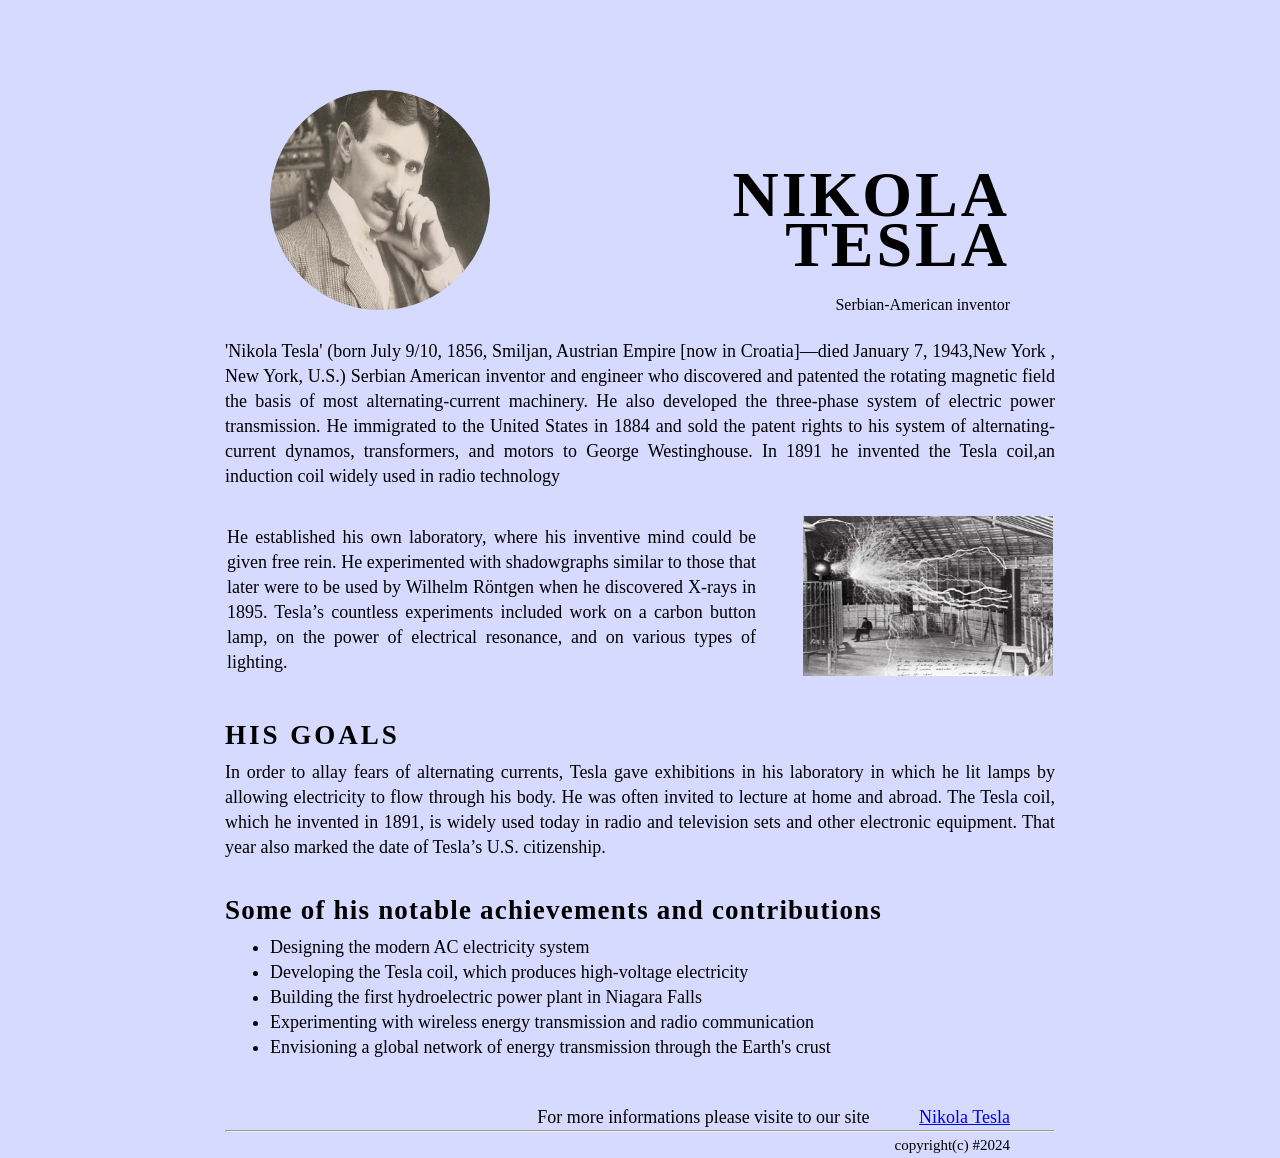
<file: files/Project_1/index.html>
<!DOCTYPE html>
<html lang="en">

<head>
    <meta charset="UTF-8">
    <meta name="viewport" content="width=device-width, initial-scale=1.0">
    <title>Ist project</title>
    <link rel="stylesheet" href="style.css">
</head>

<body>
    <div class="container">
        <header>
            <div class="ist_part">
                <img src=".\photos\nikola_img.png"  alt=""/>
            </div>
            <div class="secend_part">
                <h1>Nikola Tesla</h1>
                <p>Serbian-American inventor</p>
            </div>
        </header>
        <main>
            <section-1>
                <p>'Nikola Tesla' (born July 9/10, 1856, Smiljan, Austrian Empire [now in Croatia]—died January 7,
                    1943,New York , New York, U.S.) Serbian American inventor and engineer who discovered and
                    patented the rotating magnetic field the basis of most alternating-current machinery.
                    He also developed the three-phase system of electric power transmission. He immigrated to
                    the United States in 1884 and sold the patent rights to his system of alternating-current
                    dynamos, transformers, and motors to George Westinghouse. In 1891 he invented the Tesla
                    coil,an induction coil widely used in radio technology
                </p>
            </section-1>
            <section-2>
                <table>
                    <tr>
                        <td>He established his own laboratory, where his inventive mind could be given free rein. He
                            experimented with shadowgraphs similar to those that later were to be used by Wilhelm
                            Röntgen when he discovered X-rays in 1895. Tesla’s countless experiments included work on a
                            carbon button lamp, on the power of electrical resonance, and on various types of lighting.
                        </td>
                        <td><img class="tab-pic" src=".\photos\nikolaLab.png.webp" alt="" /></td>
                    </tr>
                </table>
            </section-2>
            <section-3>
                <h2>His Goals</h2>
                <p>In order to allay fears of alternating currents, Tesla gave exhibitions in his laboratory in which he
                    lit lamps by allowing electricity to flow through his body. He was often invited to lecture at home
                    and abroad. The Tesla coil, which he invented in 1891, is widely used today in radio and television
                    sets and other electronic equipment. That year also marked the date of Tesla’s U.S. citizenship.</p>
            </section-3>
            <section-4>
                <h2>Some of his notable achievements and contributions </h2>
                <ul>
                    <li>Designing the modern AC electricity system</li>
                    <li>Developing the Tesla coil, which produces high-voltage electricity</li>
                    <li>Building the first hydroelectric power plant in Niagara Falls</li>
                    <li>Experimenting with wireless energy transmission and radio communication</li>
                    <li>Envisioning a global network of energy transmission through the Earth's crust</li>
                </ul>
            </section-4>
        </main>
        <footer>
            <p>For more informations please visite to our site <a
                    href="file:///D:/HTML%20practice/2-intermdiate%20HTML/4-nikola%20tesla/nikola.html">Nikola Tesla</a>
            </p>
            <hr>
            <p><small>copyright(c) #2024</small></p>
        </footer>
    </div>
</body>

</html>
</file>
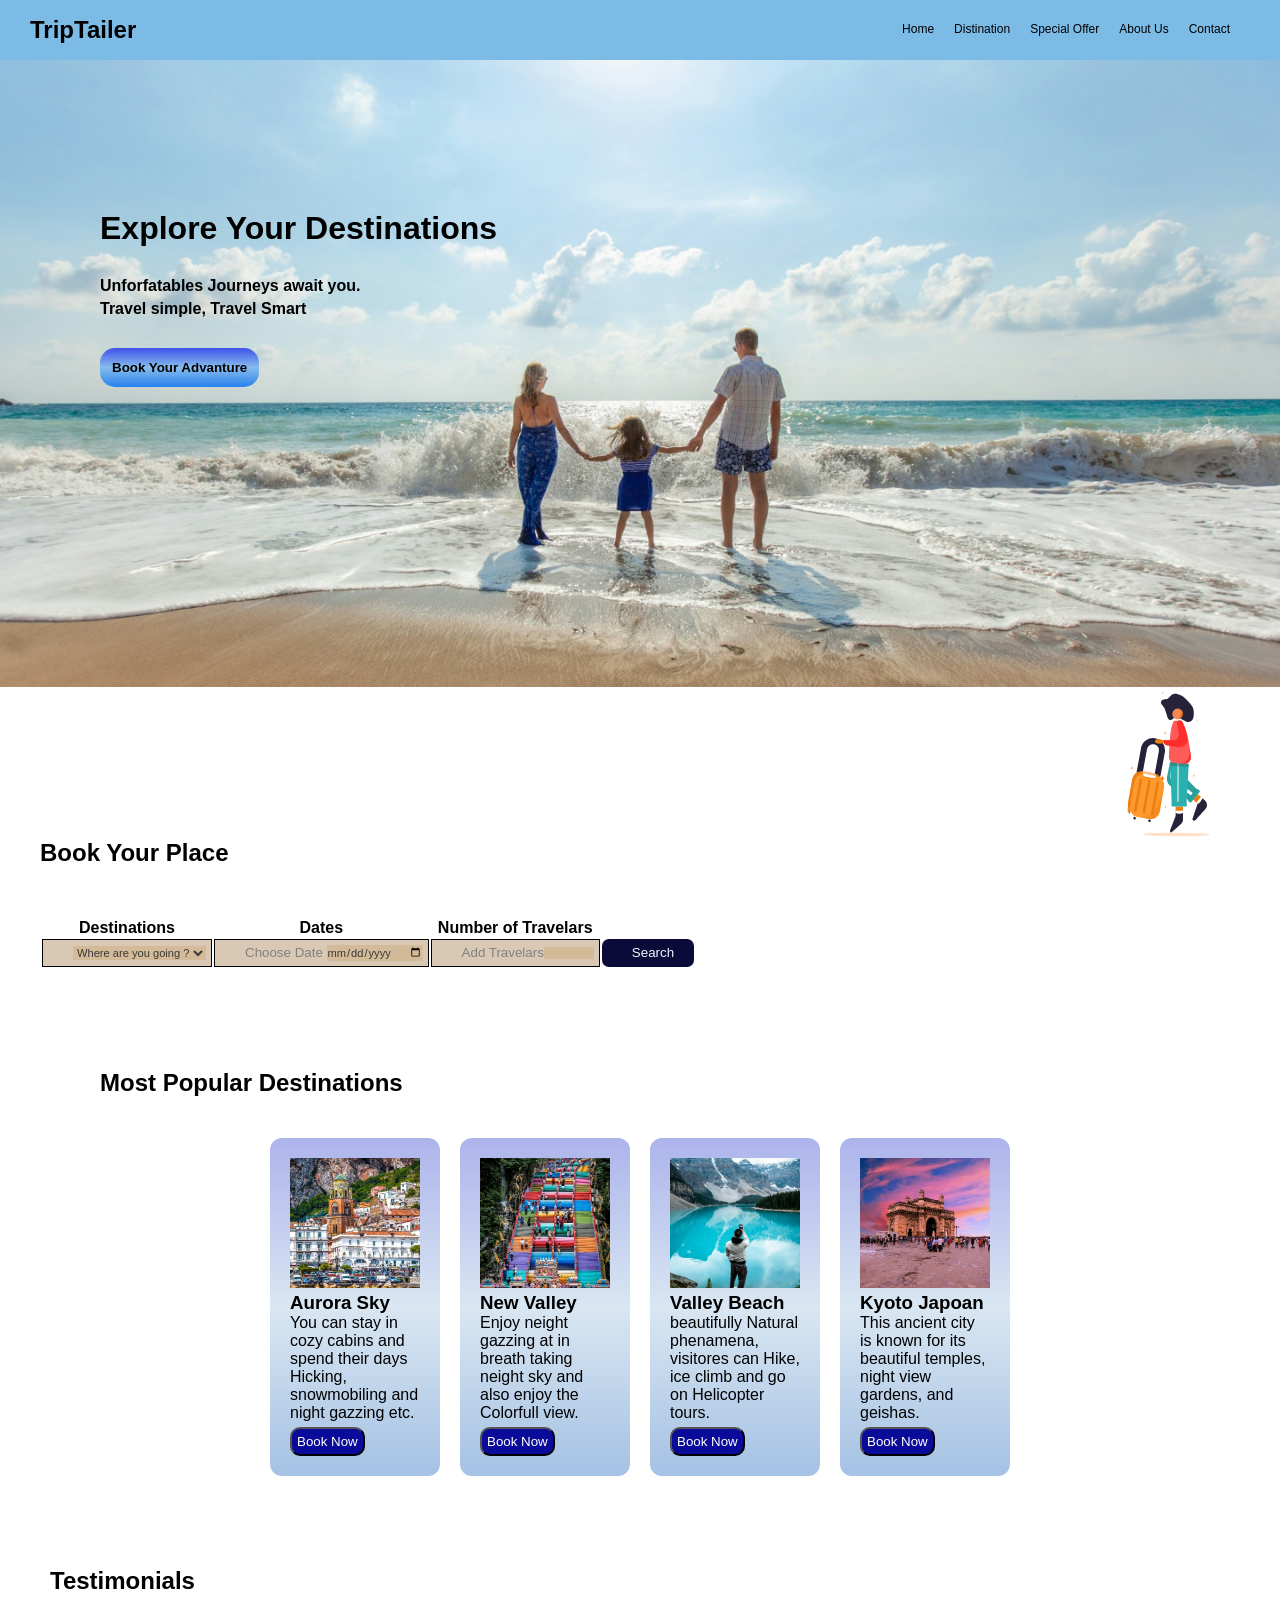
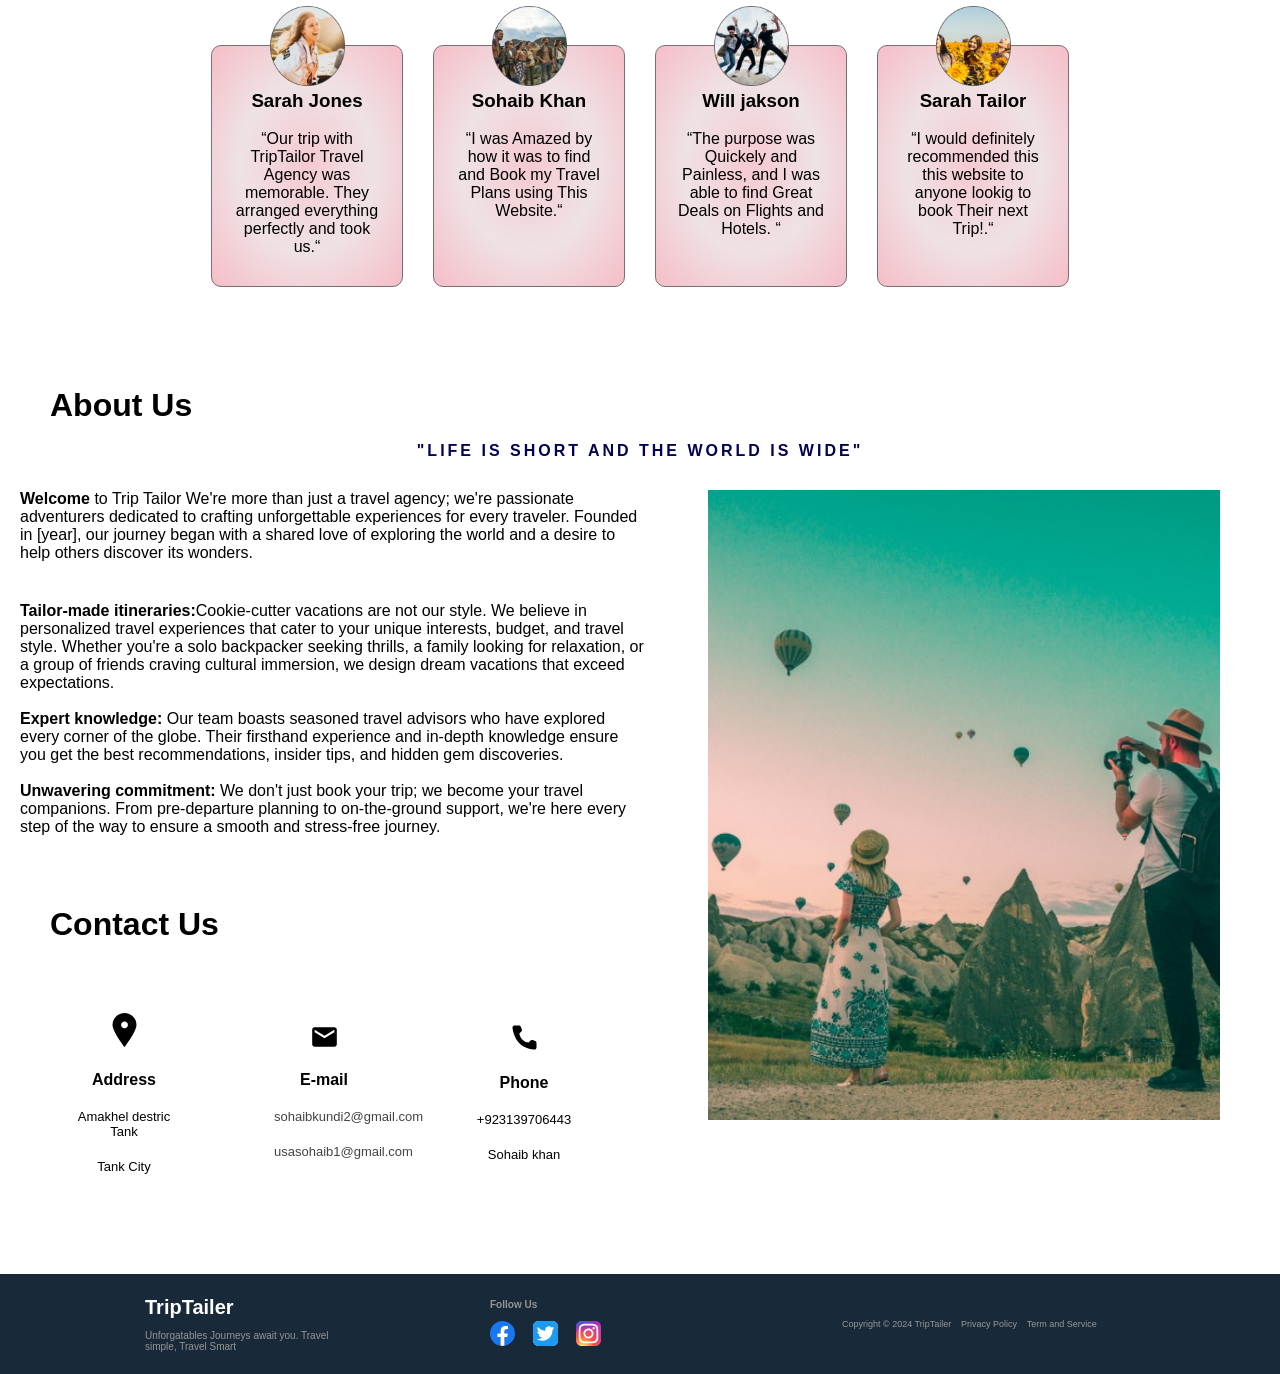
<file: files/project_11/index.html>
<!DOCTYPE html>
<html lang="en">

<head>
    <meta charset="UTF-8">
    <meta name="viewport" content="width=device-width, initial-scale=1.0">
    <title>TripTailer</title>
    <link rel="stylesheet" href="style.css">
</head>

<body>
    <!--I take hero image for all header files-->
    <div class="hero">
        <!-- Nav Bar-->
        <header>
            <div class="nav">
                <div class="navhead">
                    <h2>TripTailer</h2>
                </div>
                <div class="navtags">
                    <a class="istanchor" href="#section-1">Home</a>
                    <a class="istanchor" href="#section2">Distination</a>
                    <a class="istanchor" href="#section3">Special Offer</a>
                    <a class="istanchor" href="#section-4">About Us</a>
                    <a class="istanchor" href="#section-5">Contact</a>
                </div>
            </div>
        </header>



        <!--Hero section-->
        <h1 id="headerh1"> Explore Your Destinations</h1>
        <p class="headerp1" id="headerp01">Unforfatables Journeys await you.
        <p class="headerp1">Travel simple, Travel Smart</p>
        <button id="btn1">Book Your Advanture</button>
    </div>



    <!--     section1   -->
    <img class="illustration" src="illustration.svg">
    <h2 class="section1h2">Book Your Place</h2>
    <table class="tab1">
        <tr>
            <th>Destinations</th>
            <th>Dates</th>
            <th>Number of Travelars</th>
        </tr>
        <tr>
            <td><select class="sec1select" name="place">
                    <option value="None">Where are you going ?</option>
                    <option value="Aurora Sky">Aurora Sky</option>
                    <option value="New Valley">New Valley</option>
                    <option value="Valley Beach">Valley Beach</option>
                    <option value="Kyoto Japoan">Kyoto Japoan</option>
                </select></td>
            <td>Choose Date <input class="sec1select" type="date"></td>
            <td>Add Travelars<input type="number" class="sec1select sec1num"></td>
            <td id="btn2"><button id="btn2">Search</button></td>
        </tr>
    </table>



    <!--Section 2-->
    <h2 class="sec2h2">Most Popular Destinations</h2>
    <section2 id="section2">
        <div class="box">
            <img class="onebyoneTab" src="popular destination pic.png" width="130px" height="130px">
            <h3 class="onebyoneTab">Aurora Sky</h3>
            <p class="onebyoneTab">You can stay in cozy cabins and spend their days Hicking, snowmobiling and night
                gazzing etc.</p>
            <button class="btn3 onebyoneTab">Book Now</button>
        </div>
        <div class="box box2">
            <img class="onebyoneTab" src="popular destination picture.png" width="130px" height="130px">
            <h3 class="onebyoneTab">
                New Valley</h3>
            <p class="onebyoneTab">Enjoy neight gazzing at in breath taking neight sky and also enjoy the Colorfull
                view.</p>
            <button class="btn3 onebyoneTab">Book Now</button>
        </div>
        <div class="box box3">
            <img class="onebyoneTab" src="popular destination-pic.png" width="130px" height="130px">
            <h3 class="onebyoneTab">Valley Beach</h3>
            <p class="onebyoneTab">beautifully Natural phenamena, visitores can Hike, ice climb and go on Helicopter
                tours.</p>
            <button class="btn3 onebyoneTab">Book Now</button>
        </div>
        <div class="box box4">
            <img class="onebyoneTab" src="popular destination.png" width="130px" height="130px">
            <h3 class="onebyoneTab">Kyoto Japoan</h3>
            <p class="onebyoneTab">This ancient city is known for its beautiful temples, night view gardens, and
                geishas.</p>
            <button class="onebyoneTab btn3">Book Now</button>
        </div>
    </section2>



    <!--section-3 starts-->
    <h2 id="sec3h2">Testimonials</h2>
    <section3 id="section3">
        <div class="section3alldiv">
            <div class="sec3rounddiv">
                <img class="sec3img1" src="testimonals section.png" width="75px" height="80px" />
            </div>
            <h3 class="sec3h3">Sarah Jones</h3>
            <br />
            <p class="sec3p">“Our trip with TripTailor Travel Agency was memorable. They arranged everything perfectly
                and took us.“</p>
        </div>
        <div class="section3alldiv">
            <div class="sec3rounddiv">
                <img class="sec3img1" src="Tes_ pic.png" width="75px" height="80px" />
            </div>
            <h3 class="sec3h3">Sohaib Khan</h3>
            <br />
            <p class="sec3p">“I was Amazed by how it was to find and Book my Travel Plans using This Website.“</p>
        </div>
        <div class="section3alldiv">
            <div class="sec3rounddiv">
                <img class="sec3img1" src="testimonals pic.png" width="75px" height="80px" />
            </div>
            <h3 class="sec3h3">Will jakson</h3>
            <br />
            <p class="sec3p">“The purpose was Quickely and Painless, and I was able to find Great Deals on Flights and
                Hotels. “</p>
        </div>
        <div class="section3alldiv">
            <div class="sec3rounddiv">
                <img class="sec3img1" src="testimonals.png" width="75px" height="80px" />
            </div>
            <h3 class="sec3h3">Sarah Tailor</h3>
            <br />
            <p class="sec3p">“I would definitely recommended this this website to anyone lookig to book Their next
                Trip!.“</p>
        </div>
    </section3>



    <!--section 4-->
    <h1 class="sec4h2">About Us</h1>
    <br>
    <h4 class="sec4h4">"LIFE IS SHORT AND THE WORLD IS WIDE"</h4>
    <section id="section-4">
        <img class="sec4img" src="About us section pic.png" />
        <p class="sec4p sec4pist"><b>Welcome </b>to Trip Tailor We're more than just a travel agency; we're passionate
            adventurers dedicated to crafting unforgettable experiences for every traveler. Founded in [year], our
            journey began with a shared love of exploring the world and a desire to help others discover its wonders.
        </p>
        <p class="sec4p"><b>Tailor-made itineraries:</b>Cookie-cutter vacations are not our style. We believe in
            personalized travel experiences that cater to your unique interests, budget, and travel style. Whether
            you're a solo backpacker seeking thrills, a family looking for relaxation, or a group of friends craving
            cultural immersion, we design dream vacations that exceed expectations.
            <br />
            <br />
            <b>Expert knowledge:</b> Our team boasts seasoned travel advisors who have explored every corner of the
            globe. Their firsthand experience and in-depth knowledge ensure you get the best recommendations, insider
            tips, and hidden gem discoveries.
            <br />
            <br />
            <b>Unwavering commitment:</b> We don't just book your trip; we become your travel companions. From
            pre-departure planning to on-the-ground support, we're here every step of the way to ensure a smooth and
            stress-free journey.
        </p>
    </section>



    <!--Section-5-->
    <h1 class="sec5h1" id="Contact">Contact Us</h1>
    <div id="section-5">
        <div class="sec-5">
            <div class="sec-5-1"><a href="#1"><img src="Address icon.svg" width="25px"></a></div>
            <div class="sec-5-1">
                <h4>Address</h4>
            </div>
            <div class="sec-5-2">Amakhel destric Tank</div>
            <div class="sec-5-2">Tank City</div>
        </div>
        <div class="sec-5">
            <div class="sec-5-1"><a href="#1"><img src="email icon.svg" width="25px"></a></div>
            <div class="sec-5-1">
                <h4>E-mail</h4>
            </div>
            <div class="sec-5-2"><a class="sec-5-2-1" href="#1">sohaibkundi2@gmail.com</a></div>
            <div class="sec-5-2"><a class="sec-5-2-1" href="#1">usasohaib1@gmail.com</a></div>
        </div>
        <div class="sec-5">
            <div class="sec-5-1"><a href="#1"><img src="phone icon.svg" width="25px"></a></div>
            <div class="sec-5-1">
                <h4>Phone</h4>
            </div>
            <div class="sec-5-2">+923139706443</div>
            <div class="sec-5-2">Sohaib khan</div>
        </div>
    </div>



    <!--Footer-->
    <footer>
        <div class="foot footer1">
            <h1 class="footerh1">TripTailer</h1>
            <br />
            <p>Unforgatables Journeys await you. Travel simple, Travel Smart</p>
        </div>
        <div class="foot footer2">
            <h4>Follow Us</h4>
            <br />
            <a href="#"><img class="icons" width="25px" src="facebook.svg" /></a>
            <a href="#"><img class="icons" width="25px" src="twitter.svg" /></a>
            <a href="#"><img class="icons" width="25px" src="instagram.svg" /></a>
        </div>
        <div class="foot footer3">
            <a class="footer3a" href="#">Copyright &copy; 2024 TripTailer</a>
            <a class="footer3a" href="#">Privacy Policy</a>
            <a class="footer3a" href="#">Term and Service</a>
        </div>
    </footer>

</body>

</html>
</file>
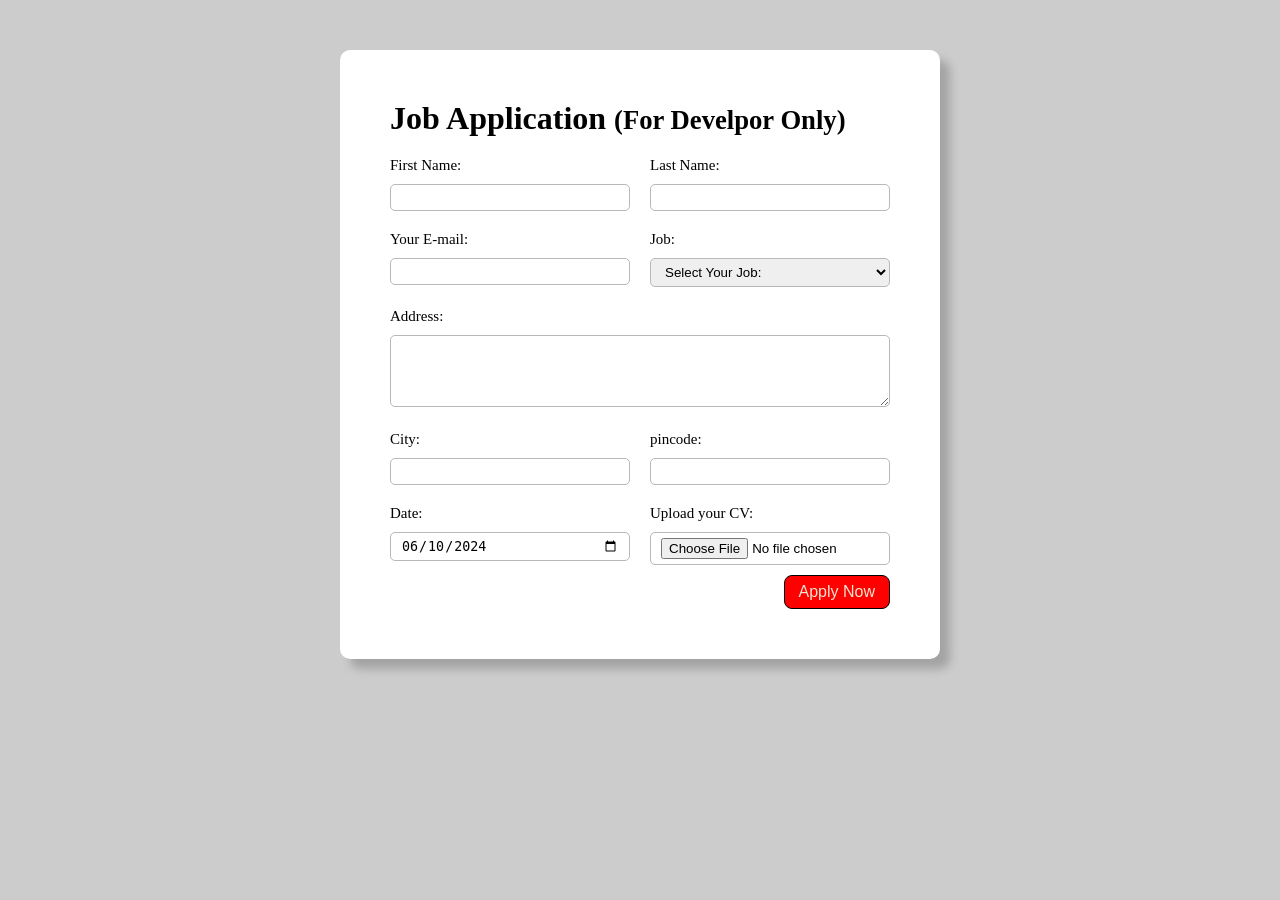
<file: files/project_2/index.html>
<!DOCTYPE html>
<html lang="en">

<head>
    <meta charset="UTF-8">
    <meta name="viewport" content="width=device-width, initial-scale=1.0">
    <title>Form</title>
    <link rel="stylesheet" href="style.css">
</head>

<body>
    <div class="container">
        <div class="form_data">
            <h1>Job Application <small>(For Develpor Only)</small></h1>
            <form method="get" action="">
                <div class="form_container">
                    <div class="f_data">
                        <label for="i_name">First Name:</label>
                        <input type="text" name="Ist_Name" id="i_name">
                    </div>

                    <div class="f_data">
                        <label for="l_name">Last Name:</label>
                        <input type="text" name="Last_Name" id="l_name">
                    </div>

                    <div class="f_data">
                        <label for="mail">Your E-mail:</label>
                        <input type="email" name="email" id="mail">
                    </div>

                    <div class="f_data">
                        <label for="job_selector">Job:</label>
                        <select name="role" id="job_selector">
                            <option value="">Select Your Job:</option>
                            <option value="Frontend">Frontend Web Develpor</option>
                            <option value="Backend">Backend Web Develpor</option>
                            <option value="full">Full Stack Web Develpor</option>
                            <option value="ui_ux">UI_UX Designer</option>
                        </select>
                    </div>

                    <div class="t_a_data">
                        <label for="address">Address:</label>
                        <textarea name="address" id="address" cols="50" rows="4"></textarea>
                    </div>

                    <div class="f_data">
                        <label for="city">City:</label>
                        <input type="text" name="city" id="city">
                    </div>

                    <div class="f_data">
                        <label for="pincode">pincode:</label>
                        <input type="number" name="city" id="pincode">
                    </div>

                    <div class="f_data">
                        <label for="date">Date:</label>
                        <input type="date" value="2024-06-10" name="date" id="date">
                    </div>

                    <div class="f_data">
                        <label for="cv">Upload your CV:</label>
                        <input type="file" name="cv" id="cv">
                    </div>
                </div>
            </form>
            <div class="btn_div">
                <button class="btn">Apply Now</button>
            </div>

        </div>
    </div>
</body>

</html>
</file>
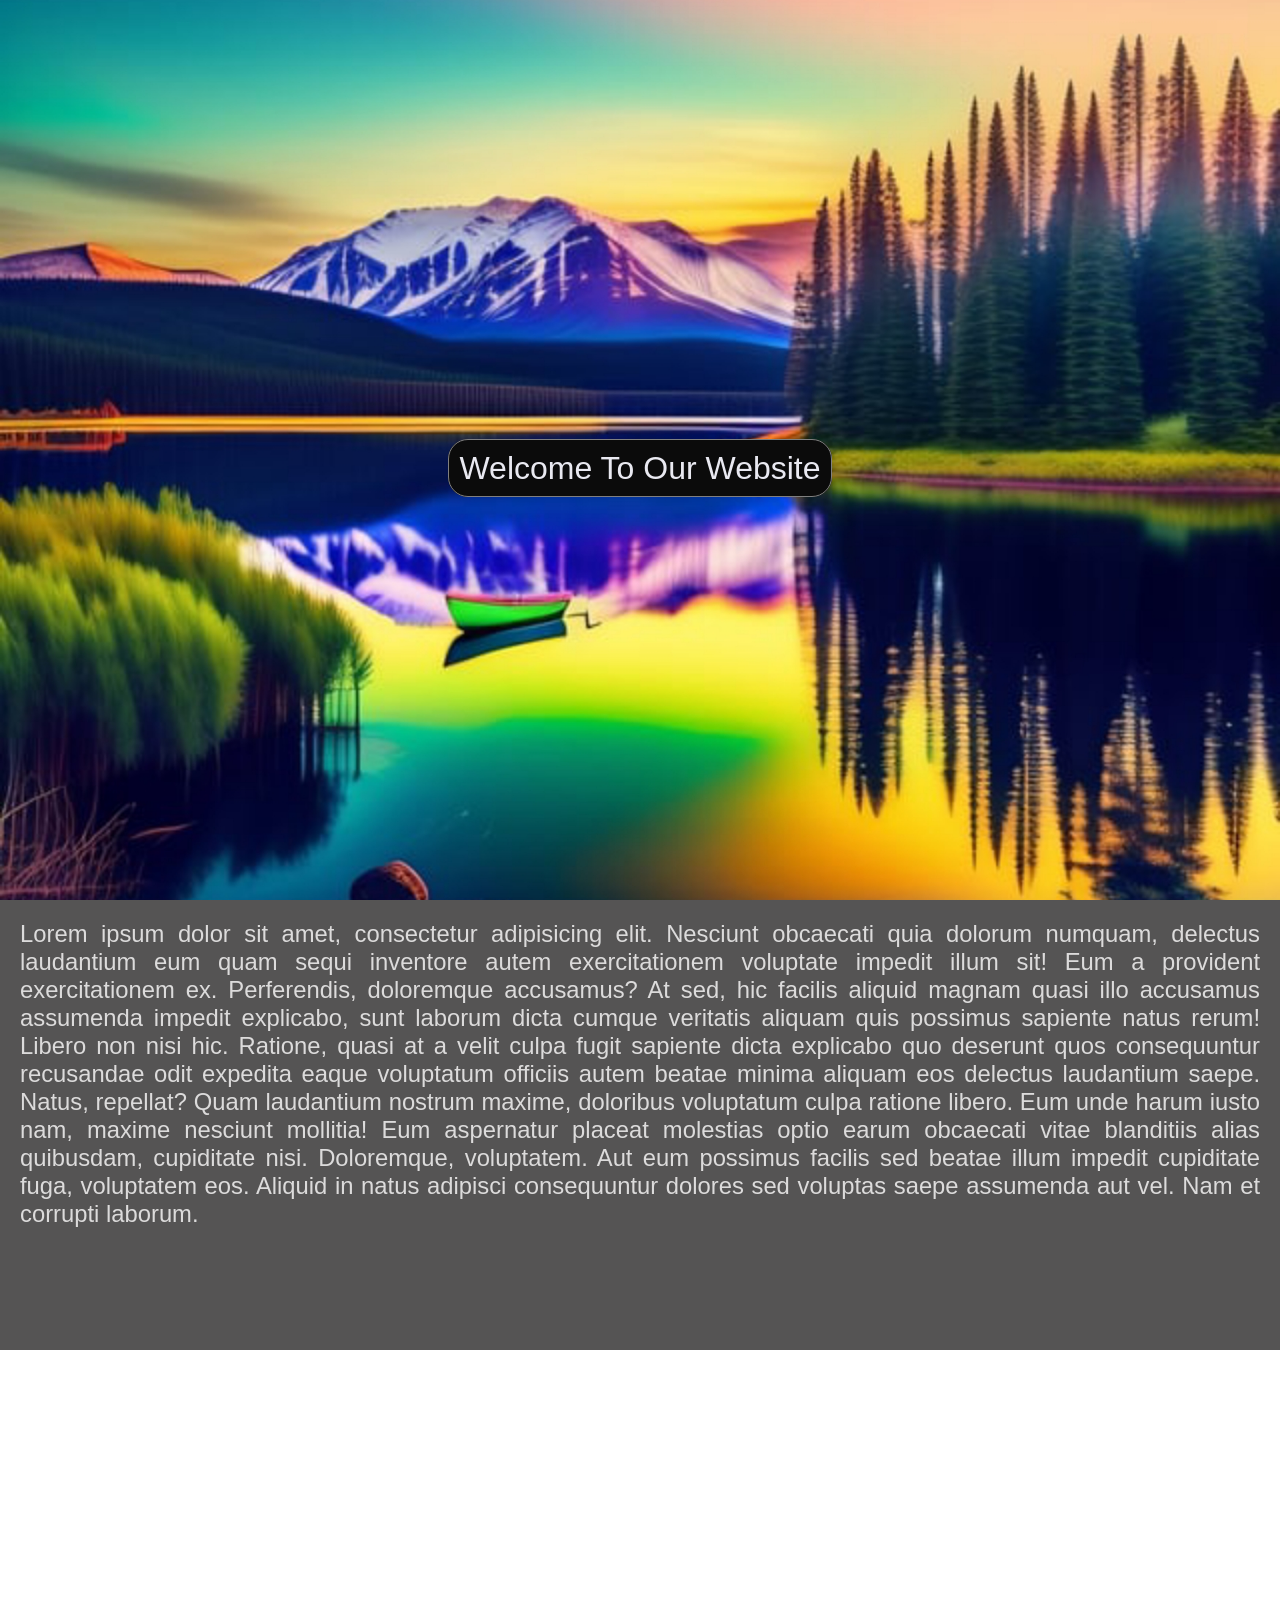
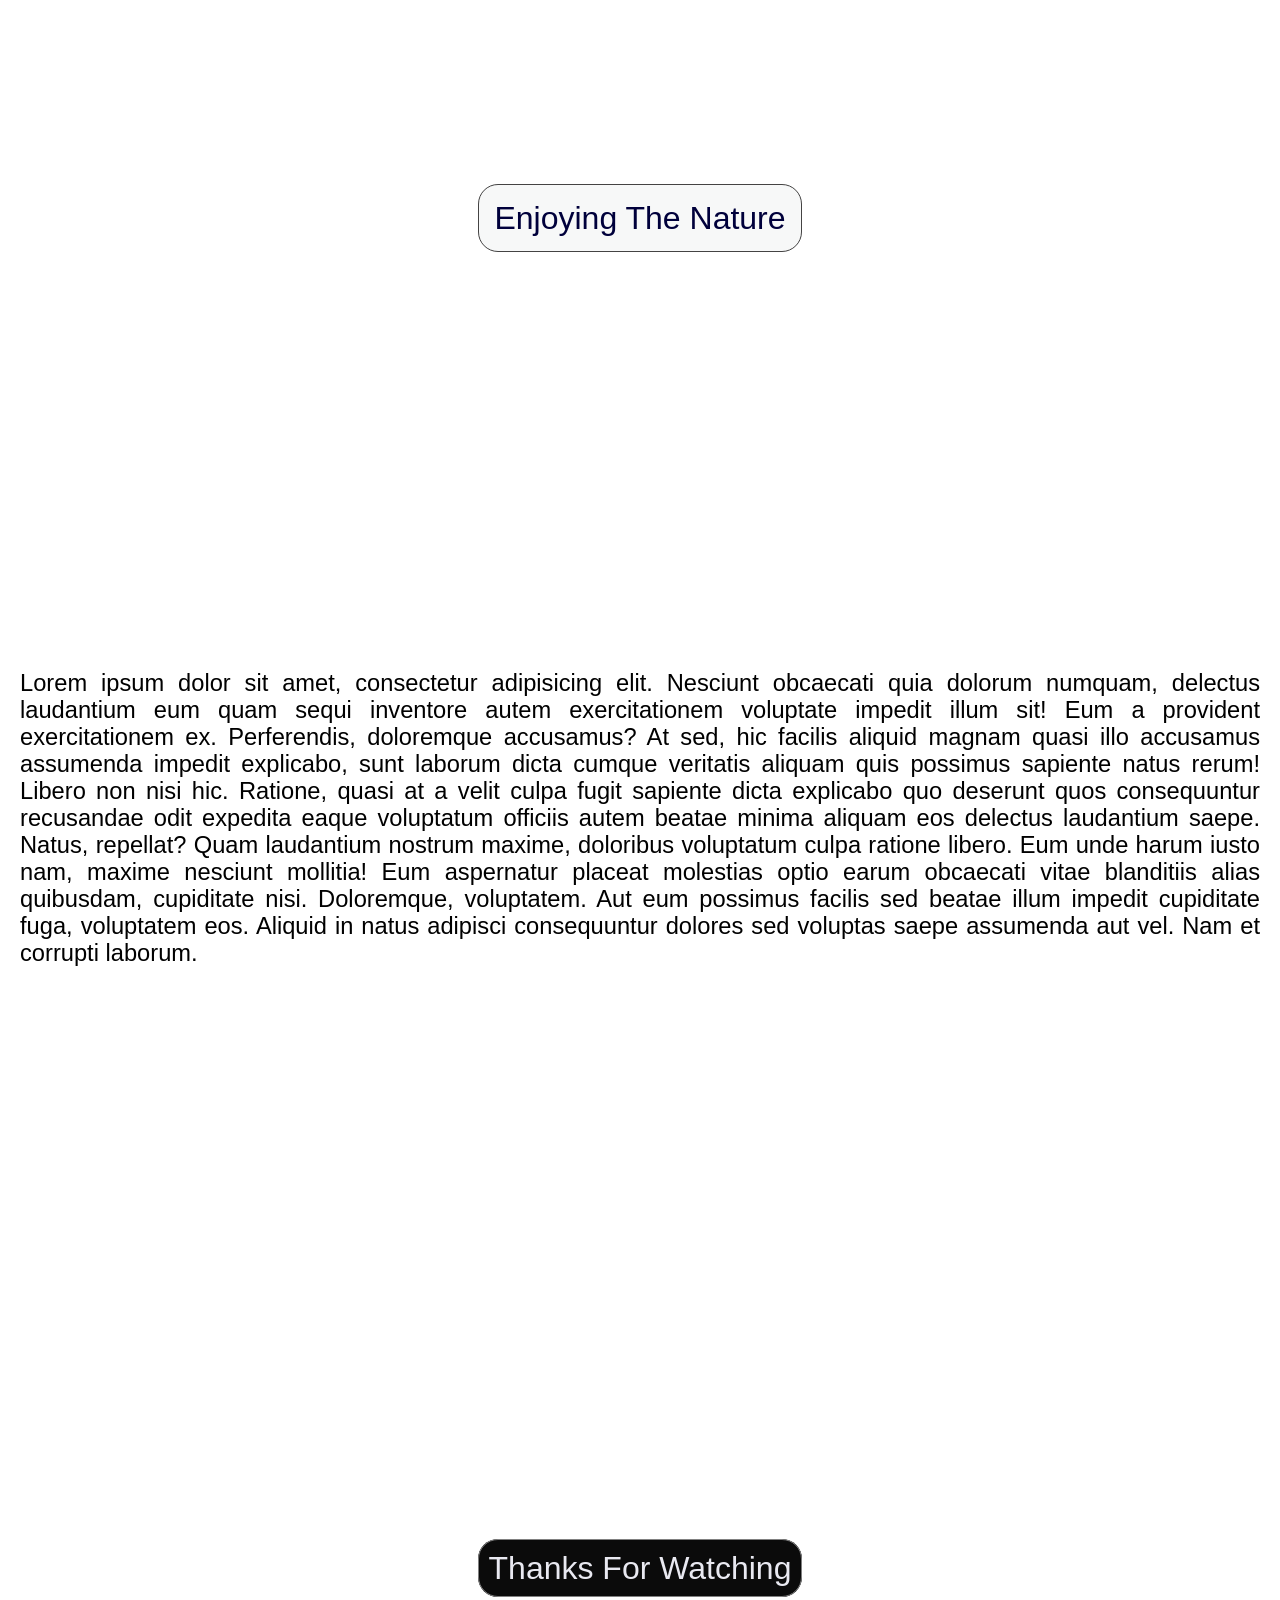
<file: files/project_3/index.html>
<!DOCTYPE html>
<html lang="en">

<head>
    <meta charset="UTF-8">
    <meta name="viewport" content="width=device-width, initial-scale=1.0">
    <title>Third Project</title>
    <link rel="stylesheet" href="style.css">
</head>

<body>
    <section>
        <div class="ist_part">
            <div>
                <span class="text-bg-dark">Welcome To Our Website</span>
            </div>
        </div>

    </section>

    <section-2>
        <div class="para-dark">
            Lorem ipsum dolor sit amet, consectetur adipisicing elit. Nesciunt obcaecati quia dolorum numquam, delectus
            laudantium eum quam sequi inventore autem exercitationem voluptate impedit illum sit! Eum a provident
            exercitationem ex.
            Perferendis, doloremque accusamus? At sed, hic facilis aliquid magnam quasi illo accusamus assumenda impedit
            explicabo, sunt laborum dicta cumque veritatis aliquam quis possimus sapiente natus rerum! Libero non nisi
            hic.
            Ratione, quasi at a velit culpa fugit sapiente dicta explicabo quo deserunt quos consequuntur recusandae
            odit
            expedita eaque voluptatum officiis autem beatae minima aliquam eos delectus laudantium saepe. Natus,
            repellat?
            Quam laudantium nostrum maxime, doloribus voluptatum culpa ratione libero. Eum unde harum iusto nam, maxime
            nesciunt mollitia! Eum aspernatur placeat molestias optio earum obcaecati vitae blanditiis alias quibusdam,
            cupiditate nisi.
            Doloremque, voluptatem. Aut eum possimus facilis sed beatae illum impedit cupiditate fuga, voluptatem eos.
            Aliquid in natus adipisci consequuntur dolores sed voluptas saepe assumenda aut vel. Nam et corrupti
            laborum.
        </div>
    </section-2>

    <section-3>
        <div class="secend_part">
            <div>
                <span class="text-bg-light">Enjoying The Nature</span>
            </div>
        </div>
    </section-3>

    <section-4>
        <div class="para">

            <p>Lorem ipsum dolor sit amet, consectetur adipisicing elit. Nesciunt obcaecati quia dolorum numquam,
                delectus
                laudantium eum quam sequi inventore autem exercitationem voluptate impedit illum sit! Eum a provident
                exercitationem ex.
                Perferendis, doloremque accusamus? At sed, hic facilis aliquid magnam quasi illo accusamus assumenda
                impedit
                explicabo, sunt laborum dicta cumque veritatis aliquam quis possimus sapiente natus rerum! Libero non
                nisi
                hic.
                Ratione, quasi at a velit culpa fugit sapiente dicta explicabo quo deserunt quos consequuntur recusandae
                odit
                expedita eaque voluptatum officiis autem beatae minima aliquam eos delectus laudantium saepe. Natus,
                repellat?
                Quam laudantium nostrum maxime, doloribus voluptatum culpa ratione libero. Eum unde harum iusto nam,
                maxime
                nesciunt mollitia! Eum aspernatur placeat molestias optio earum obcaecati vitae blanditiis alias
                quibusdam,
                cupiditate nisi.
                Doloremque, voluptatem. Aut eum possimus facilis sed beatae illum impedit cupiditate fuga, voluptatem
                eos.
                Aliquid in natus adipisci consequuntur dolores sed voluptas saepe assumenda aut vel. Nam et corrupti
                laborum.</p>
        </div>
    </section-4>

    <section-5>
        <div class="third_part">
            <div>
                <span class="text-bg-dark">Thanks For Watching</span>
            </div>
        </div>
    </section-5>

</body>

</html>
</file>
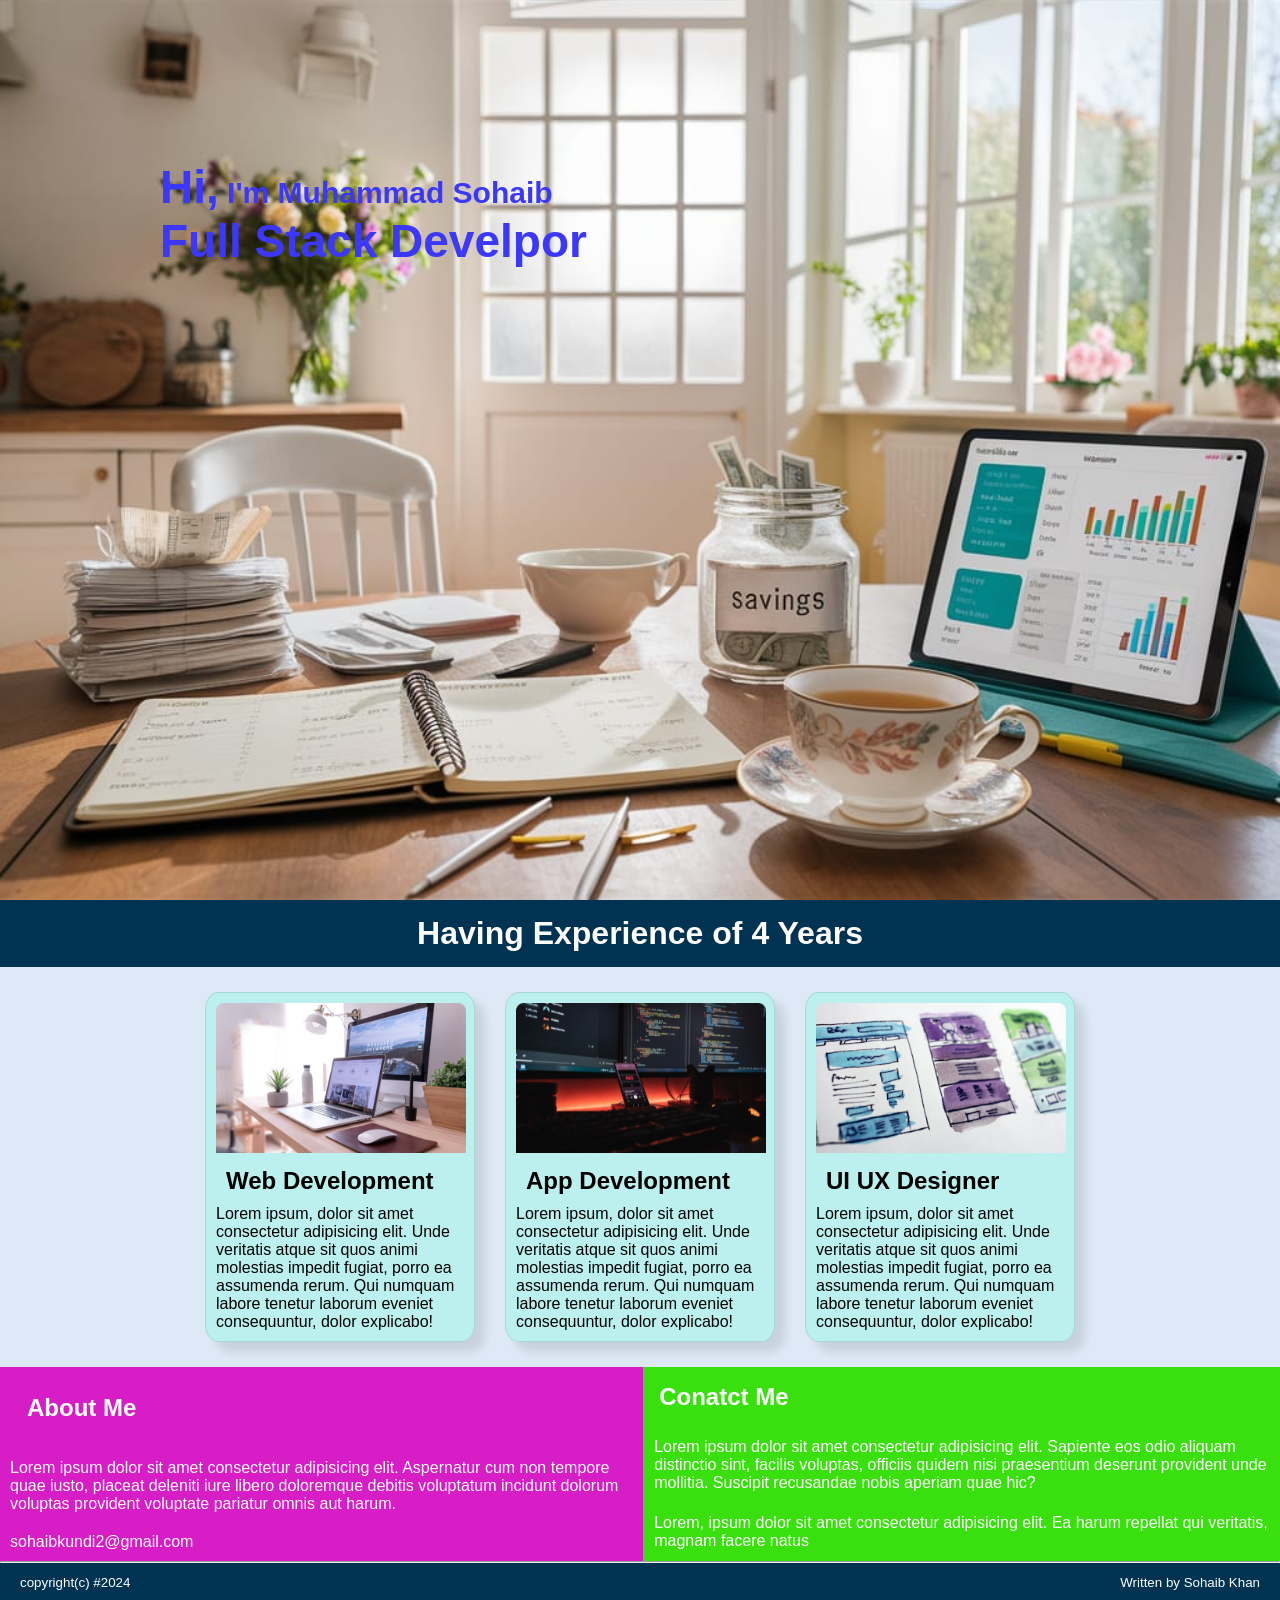
<file: files/project_4/index.html>
<!DOCTYPE html>
<html lang="en">

<head>
    <meta charset="UTF-8">
    <meta name="viewport" content="width=device-width, initial-scale=1.0">
    <title>Develpor Landing Page</title>
    <link rel="stylesheet" href="style.css">
</head>

<body>
    <header>
        <div class="hero">
            <div class="heroheading">
                <h1>Hi,<span class="span1"> I'm Muhammad Sohaib</span></h1>
                <h1>Full Stack Develpor</h1>
            </div>
        </div>
    </header>
    <main>
        <h1>Having Experience of 4 Years </h1>
        <div class="boxes">

            <div class="box">
                <img src=".\photos\1.png" width="250px" alt="">
                <h2>Web Development</h2>
                <p>Lorem ipsum, dolor sit amet consectetur adipisicing elit. Unde veritatis atque sit quos animi
                    molestias impedit fugiat, porro ea assumenda rerum. Qui numquam labore tenetur laborum eveniet
                    consequuntur, dolor explicabo!</p>
            </div>

            <div class="box">
                <img src=".\photos\2.png" width="250px" alt="">
                <h2>App Development</h2>
                <p>Lorem ipsum, dolor sit amet consectetur adipisicing elit. Unde veritatis atque sit quos animi
                    molestias impedit fugiat, porro ea assumenda rerum. Qui numquam labore tenetur laborum eveniet
                    consequuntur, dolor explicabo!</p>
            </div>

            <div class="box">
                <img src=".\photos\3.png" width="250px" alt="">
                <h2>UI UX Designer</h2>
                <p>Lorem ipsum, dolor sit amet consectetur adipisicing elit. Unde veritatis atque sit quos animi
                    molestias impedit fugiat, porro ea assumenda rerum. Qui numquam labore tenetur laborum eveniet
                    consequuntur, dolor explicabo!</p>
            </div>
        </div>
        <div class="bottom">
            <div class="about">
                <h2>About Me</h2>
                <p>Lorem ipsum dolor sit amet consectetur adipisicing elit. Aspernatur cum non tempore quae iusto,
                    placeat deleniti iure libero doloremque debitis voluptatum incidunt dolorum voluptas provident
                    voluptate pariatur omnis aut harum.</p>
                <p>sohaibkundi2@gmail.com</p>
            </div>
            <div class="contact">
                <h2>Conatct Me</h2>
                <p>Lorem ipsum dolor sit amet consectetur adipisicing elit. Sapiente eos odio aliquam distinctio sint,
                    facilis voluptas, officiis quidem nisi praesentium deserunt provident unde mollitia. Suscipit
                    recusandae nobis aperiam quae hic?</p>
                <p>Lorem, ipsum dolor sit amet consectetur adipisicing elit. Ea harum repellat qui veritatis, magnam
                    facere natus </p>
            </div>
        </div>
    </main>
    <hr>
    <footer>
        <div class="footer1">
            <p><small>copyright(c) #2024</small></p>
        </div>
        <div class="footer2">
            <small>Written by Sohaib Khan</small>
        </div>
    </footer>
</body>

</html>
</file>
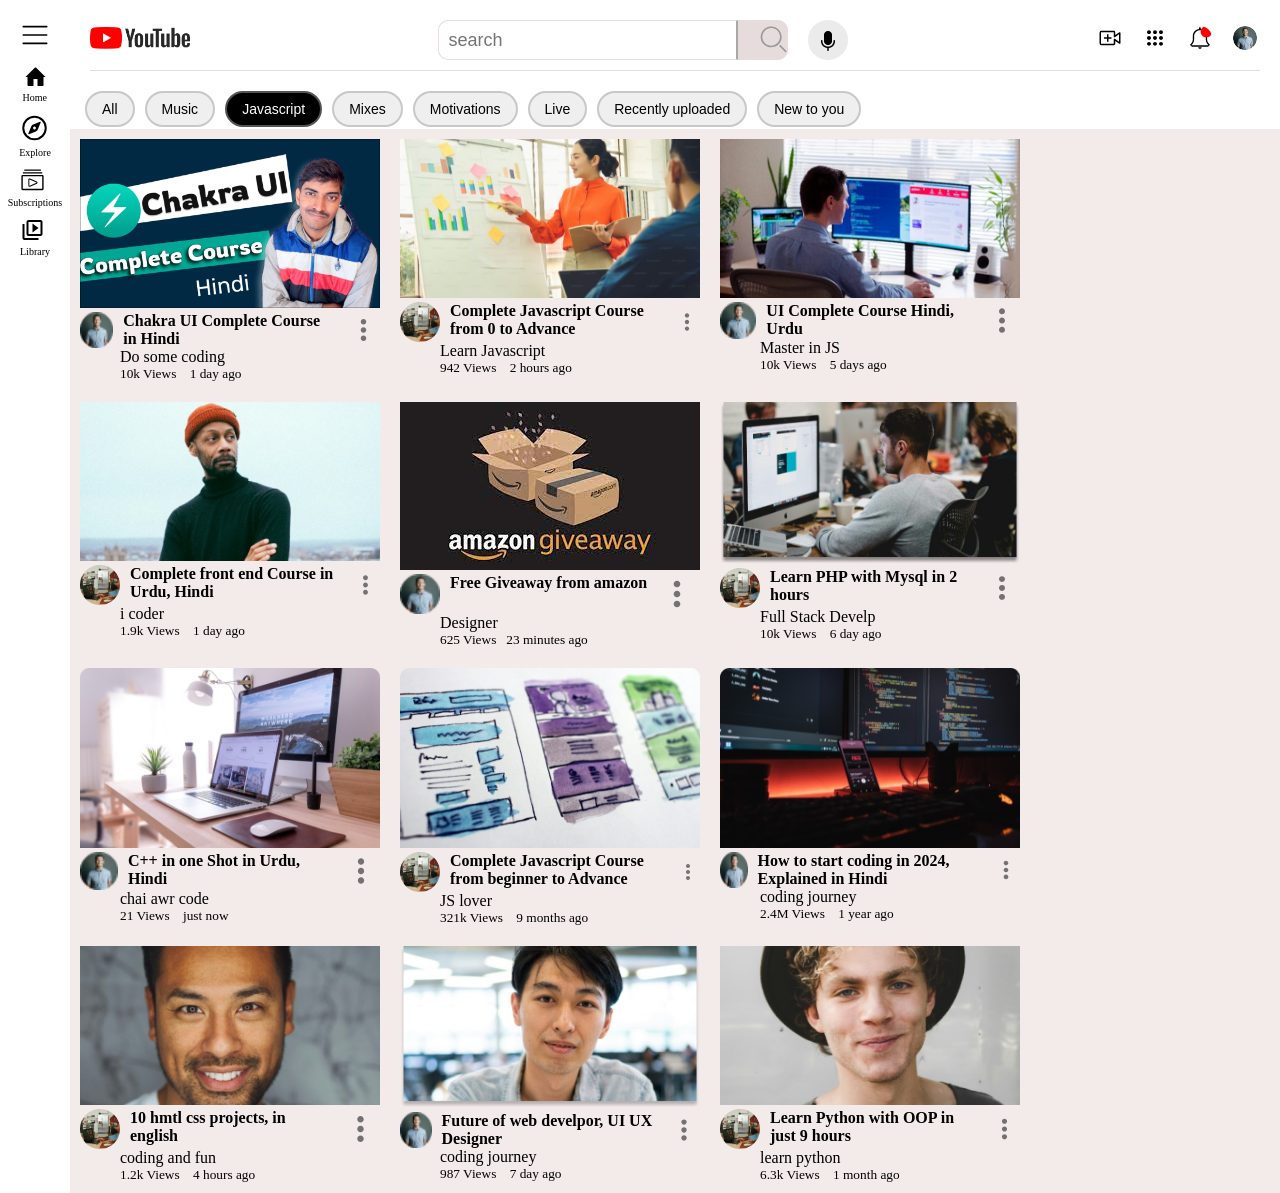
<file: files/project_7/index.html>
<!DOCTYPE html>
<html lang="en">

<head>
    <meta charset="UTF-8">
    <meta name="viewport" content="width=device-width, initial-scale=1.0">
    <title>YouTube Clone</title>
    <link rel="stylesheet" href="style.css">
</head>

<body>
    <div class="all_bars">
        <aside class="side_nav">
            <div class="dots">
                <img src="images/clarity_bars-line.svg" alt="">
            </div>
            <div class="home">
                <img src="images/home.svg" alt="">
                <p>Home</p>
            </div>
            <div class="explore">
                <img src="images/explore.svg" alt="">
                <p>Explore</p>
            </div>
            <div class="subsription">
                <img src="images/clarity_video-gallery-line.svg" alt="">
                <p>Subscriptions</p>
            </div>
            <div class="library">
                <img src="images/ic_outline-video-library.svg" alt="">
                <p>Library</p>
            </div>
        </aside>

        <div class="container">
            <div class="main_nav">

                <div class="nav_ist">
                    <img src="images/logos_youtube.png" alt="youtube_logo">
                </div>

                <div class="nav_center">
                    <input type="text" placeholder="search">
                    <button><img src="images/search.svg" alt="search"></button>
                    <img src="images/Group 1.png" alt="">
                </div>

                <div class="nav_last">
                    <i>
                        <img src="images/carbon_video-add.svg" alt="">
                    </i>
                    <i>
                        <img src="images/mdi_dots-grid.svg" alt="">
                    </i>
                    <i>
                        <img src="images/clarity_notification-outline-badged.svg" alt="">
                    </i>
                    <i>
                        <img src="images/unsplash_OhKElOkQ3RE.png" alt="">
                    </i>
                </div>
            </div>
            <div class="topics">
                <button class="tags light">All</button>
                <button class="tags light">Music</button>
                <button class="tags dark">Javascript</button>
                <button class="tags light">Mixes</button>
                <button class="tags light">Motivations</button>
                <button class="tags light">Live</button>
                <button class="tags light">Recently uploaded </button>
                <button class="tags light">New to you</button>
            </div>
            <main class="main_cards">

                <div class="card">
                    <div class="image">
                        <img class="img" src="images/React Table Pagination (2) 1.png" alt="">
                    </div>
                    <div class="card_content">
                        <img src="images/avator.png" alt="">
                        <h4>Chakra UI Complete Course in Hindi</h4>
                        <img src="images/bx_bx-dots-vertical-rounded.svg" alt="">
                    </div>
                    <p class="channel">Do some coding</p>
                    <p class="views"><small> 10k Views &nbsp;&nbsp; 1 day ago</small></p>
                </div>

                <div class="card">
                    <div class="image">
                        <img class="img" src="images/16.png" alt="">
                    </div>
                    <div class="card_content">
                        <img src="images/Ellipse 1.png" alt="">
                        <h4>Complete Javascript Course from 0 to Advance</h4>
                        <img src="images/bx_bx-dots-vertical-rounded.svg" alt="">
                    </div>
                    <p class="channel">Learn Javascript</p>
                    <p class="views"><small> 942 Views &nbsp;&nbsp; 2 hours ago</small></p>
                </div>

                <div class="card">
                    <div class="image">
                        <img class="img" src="images/222222.png" alt="">
                    </div>
                    <div class="card_content">
                        <img src="images/avator.png" alt="">
                        <h4>UI Complete Course Hindi, Urdu</h4>
                        <img src="images/bx_bx-dots-vertical-rounded.svg" alt="">
                    </div>
                    <p class="channel">Master in JS</p>
                    <p class="views"><small> 10k Views &nbsp;&nbsp; 5 days ago</small></p>
                </div>

                <div class="card">
                    <div class="image">
                        <img class="img" src="images/2.png" alt="">
                    </div>
                    <div class="card_content">
                        <img src="images/Ellipse 1.png" alt="">
                        <h4>Complete front end Course in Urdu, Hindi</h4>
                        <img src="images/bx_bx-dots-vertical-rounded.svg" alt="">
                    </div>
                    <p class="channel">i coder</p>
                    <p class="views"><small> 1.9k Views &nbsp;&nbsp; 1 day ago</small></p>
                </div>

                <div class="card">
                    <div class="image">
                        <img class="img" src="images/3.jpeg" alt="">
                    </div>
                    <div class="card_content">
                        <img src="images/avator.png" alt="">
                        <h4>Free Giveaway from amazon</h4>
                        <img src="images/bx_bx-dots-vertical-rounded.svg" alt="">
                    </div>
                    <p class="channel">Designer</p>
                    <p class="views"><small> 625 Views &nbsp;&nbsp;23 minutes ago</small></p>
                </div>

                <div class="card">
                    <div class="image">
                        <img class="img" src="images/4.png" alt="">
                    </div>
                    <div class="card_content">
                        <img src="images/Ellipse 1.png" alt="">
                        <h4>Learn PHP with Mysql in 2 hours</h4>
                        <img src="images/bx_bx-dots-vertical-rounded.svg" alt="">
                    </div>
                    <p class="channel">Full Stack Develp</p>
                    <p class="views"><small> 10k Views &nbsp;&nbsp; 6 day ago</small></p>
                </div>

                <div class="card">
                    <div class="image">
                        <img class="img" src="images/5.png" alt="">
                    </div>
                    <div class="card_content">
                        <img src="images/avator.png" alt="">
                        <h4>C++ in one Shot in Urdu, Hindi</h4>
                        <img src="images/bx_bx-dots-vertical-rounded.svg" alt="">
                    </div>
                    <p class="channel">chai awr code</p>
                    <p class="views"><small> 21 Views &nbsp;&nbsp; just now</small></p>
                </div>

                <div class="card">
                    <div class="image">
                        <img class="img" src="images/6.png" alt="">
                    </div>
                    <div class="card_content">
                        <img src="images/Ellipse 1.png" alt="">
                        <h4>Complete Javascript Course from beginner to Advance</h4>
                        <img src="images/bx_bx-dots-vertical-rounded.svg" alt="">
                    </div>
                    <p class="channel">JS lover</p>
                    <p class="views"><small> 321k Views &nbsp;&nbsp; 9 months ago</small></p>
                </div>

                <div class="card">
                    <div class="image">
                        <img class="img" src="images/7.png" alt="">
                    </div>
                    <div class="card_content">
                        <img src="images/avator.png" alt="">
                        <h4>How to start coding in 2024, Explained in Hindi</h4>
                        <img src="images/bx_bx-dots-vertical-rounded.svg" alt="">
                    </div>
                    <p class="channel">coding journey</p>
                    <p class="views"><small> 2.4M Views &nbsp;&nbsp; 1 year ago</small></p>
                </div>

                <div class="card">
                    <div class="image">
                        <img class="img" src="images/8.png" alt="">
                    </div>
                    <div class="card_content">
                        <img src="images/Ellipse 1.png" alt="">
                        <h4>10 hmtl css projects, in english</h4>
                        <img src="images/bx_bx-dots-vertical-rounded.svg" alt="">
                    </div>
                    <p class="channel">coding and fun</p>
                    <p class="views"><small> 1.2k Views &nbsp;&nbsp; 4 hours ago</small></p>
                </div>

                <div class="card">
                    <div class="image">
                        <img class="img" src="images/9.png" alt="">
                    </div>
                    <div class="card_content">
                        <img src="images/avator.png" alt="">
                        <h4>Future of web develpor, UI UX Designer</h4>
                        <img src="images/bx_bx-dots-vertical-rounded.svg" alt="">
                    </div>
                    <p class="channel">coding journey</p>
                    <p class="views"><small> 987 Views &nbsp;&nbsp; 7 day ago</small></p>
                </div>

                <div class="card">
                    <div class="image">
                        <img class="img" src="images/10.png" alt="">
                    </div>
                    <div class="card_content">
                        <img src="images/Ellipse 1.png" alt="">
                        <h4>Learn Python with OOP in just 9 hours</h4>
                        <img src="images/bx_bx-dots-vertical-rounded.svg" alt="">
                    </div>
                    <p class="channel">learn python</p>
                    <p class="views"><small> 6.3k Views &nbsp;&nbsp; 1 month ago</small></p>
                </div>
            </main>
        </div>
    </div>
    <main>

    </main>
</body>

</html>
</file>
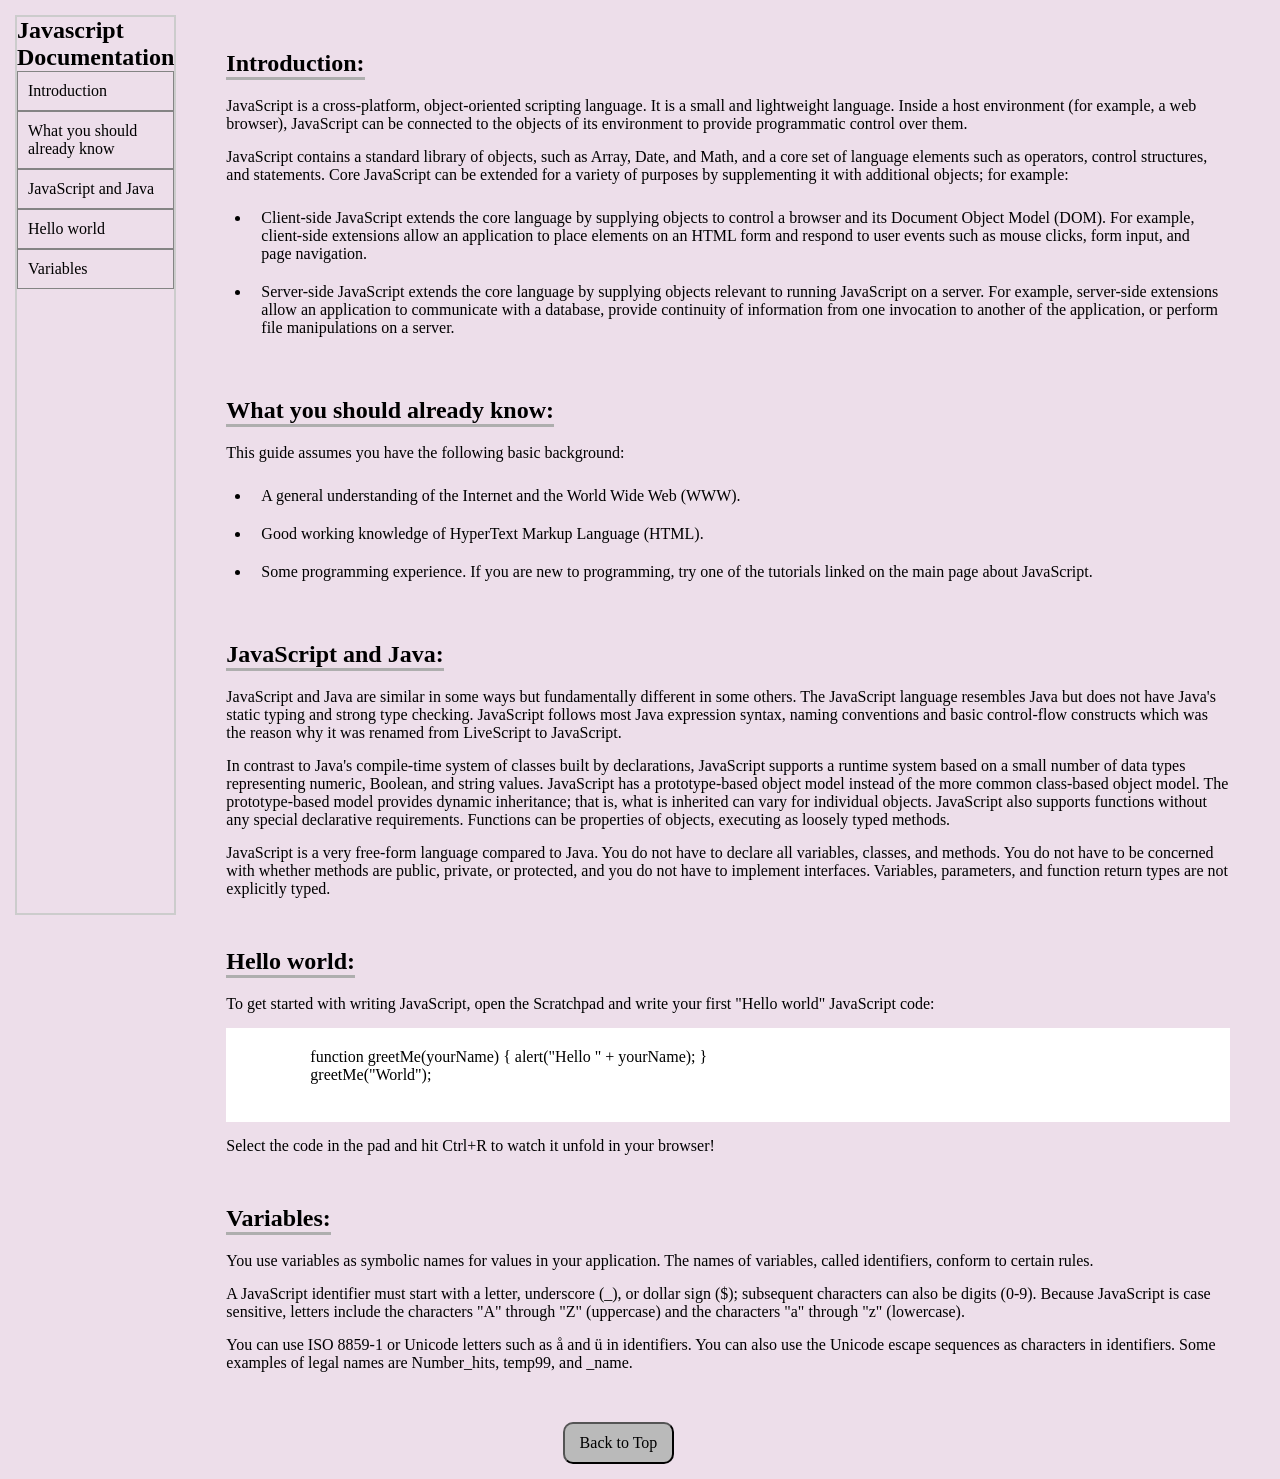
<file: files/project_8/index.html>
<!DOCTYPE html>
<html lang="en">

<head>
    <meta charset="UTF-8">
    <meta name="viewport" content="width=device-width, initial-scale=1.0">
    <title>Javascript documentation</title>
    <link rel="stylesheet" href="style.css">
</head>

<body>
    <header>
        <nav>
            <h2> Javascript Documentation</h2>
            <ul>
                <a href="#introduction">
                    <li> Introduction</li>
                </a>
                <a href="#know">
                    <li> What you should already know</li>
                </a>
                <a href="#java">
                    <li> JavaScript and Java</li>
                </a>
                <a href="#hellow">
                    <li> Hello world</li>
                </a>
                <a href="#variables">
                    <li>Variables</li>
                </a>
            </ul>
        </nav>
    </header>
    <main>
        <section id="introduction">
            <span>
                <h2>Introduction:</h2>
            </span>
            <article>
                <p>JavaScript is a cross-platform, object-oriented scripting language. It is a small and lightweight
                    language. Inside a host environment (for example, a web browser), JavaScript can be connected to the
                    objects of its environment to provide programmatic control over them.</p>
                <p> JavaScript contains a standard library of objects, such as Array, Date, and Math, and a core set of
                    language elements such as operators, control structures, and statements. Core JavaScript can be
                    extended for a variety of purposes by supplementing it with additional objects; for example:</p>
                <ul>
                    <li>
                        Client-side JavaScript extends the core language by supplying objects to control a browser and
                        its Document Object Model (DOM). For example, client-side extensions allow an application to
                        place elements on an HTML form and respond to user events such as mouse clicks, form input, and
                        page navigation.</li>
                    <li>Server-side JavaScript extends the core language by supplying objects relevant to running
                        JavaScript on a server. For example, server-side extensions allow an application to communicate
                        with a database, provide continuity of information from one invocation to another of the
                        application, or perform file manipulations on a server.</li>
                </ul>
            </article>
        </section>
        <section id="know">
            <h2>What you should already know:</h2>
            <article>
                <p>This guide assumes you have the following basic background:</p>
                <ul>
                    <li>A general understanding of the Internet and the World Wide Web (WWW).</li>
                    <li>Good working knowledge of HyperText Markup Language (HTML).</li>
                    <li>Some programming experience. If you are new to programming, try one of the tutorials linked on
                        the main page about JavaScript.</li>
                </ul>
            </article>
        </section>
        <section id="java">
            <h2>JavaScript and Java:</h2>
            <article>
                <p>JavaScript and Java are similar in some ways but fundamentally different in some others. The
                    JavaScript language resembles Java but does not have Java's static typing and strong type checking.
                    JavaScript follows most Java expression syntax, naming conventions and basic control-flow constructs
                    which was the reason why it was renamed from LiveScript to JavaScript.</p>
                <p>In contrast to Java's compile-time system of classes built by declarations, JavaScript supports a
                    runtime system based on a small number of data types representing numeric, Boolean, and string
                    values. JavaScript has a prototype-based object model instead of the more common class-based object
                    model. The prototype-based model provides dynamic inheritance; that is, what is inherited can vary
                    for individual objects. JavaScript also supports functions without any special declarative
                    requirements. Functions can be properties of objects, executing as loosely typed methods.</p>
                <p>JavaScript is a very free-form language compared to Java. You do not have to declare all variables,
                    classes, and methods. You do not have to be concerned with whether methods are public, private, or
                    protected, and you do not have to implement interfaces. Variables, parameters, and function return
                    types are not explicitly typed.</p>
            </article>
        </section>
        <section id="hellow">
            <h2>Hello world:</h2>
            <article>
                <p>To get started with writing JavaScript, open the Scratchpad and write your first "Hello world"
                    JavaScript code:</p>
                <pre>
                function greetMe(yourName) { alert("Hello " + yourName); }
                greetMe("World");
                </pre>
                <p>Select the code in the pad and hit Ctrl+R to watch it unfold in your browser!</p>
            </article>
        </section>
        <section id="variables">
            <h2>Variables:</h2>
            <article>
                <p>You use variables as symbolic names for values in your application. The names of variables, called
                    identifiers, conform to certain rules.</p>
                <p>A JavaScript identifier must start with a letter, underscore (_), or dollar sign ($); subsequent
                    characters can also be digits (0-9). Because JavaScript is case sensitive, letters include the
                    characters "A" through "Z" (uppercase) and the characters "a" through "z" (lowercase).</p>
                <p>You can use ISO 8859-1 or Unicode letters such as å and ü in identifiers. You can also use the
                    Unicode escape sequences as characters in identifiers. Some examples of legal names are Number_hits,
                    temp99, and _name.</p>
            </article>
        </section>
        <button>
            <a href="#">Back to Top</a>
        </button>
    </main>
</body>

</html>
</file>
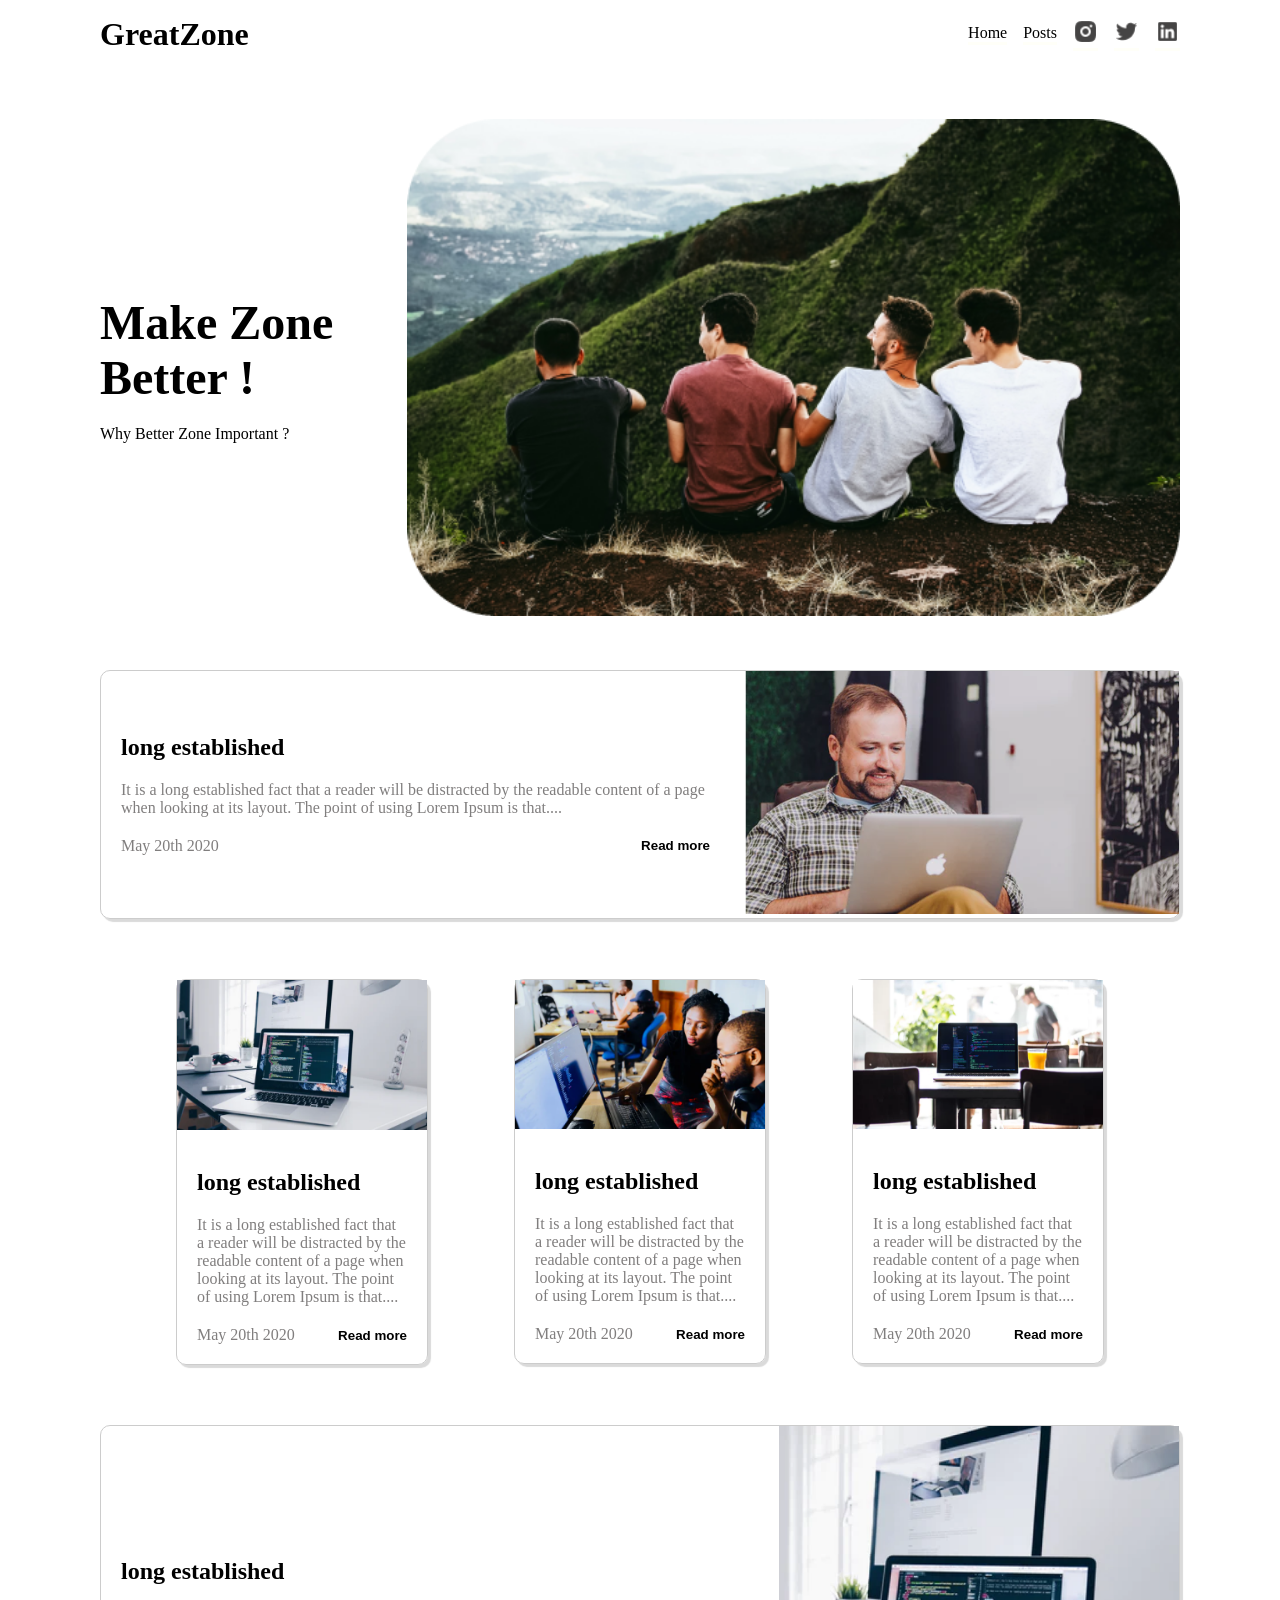
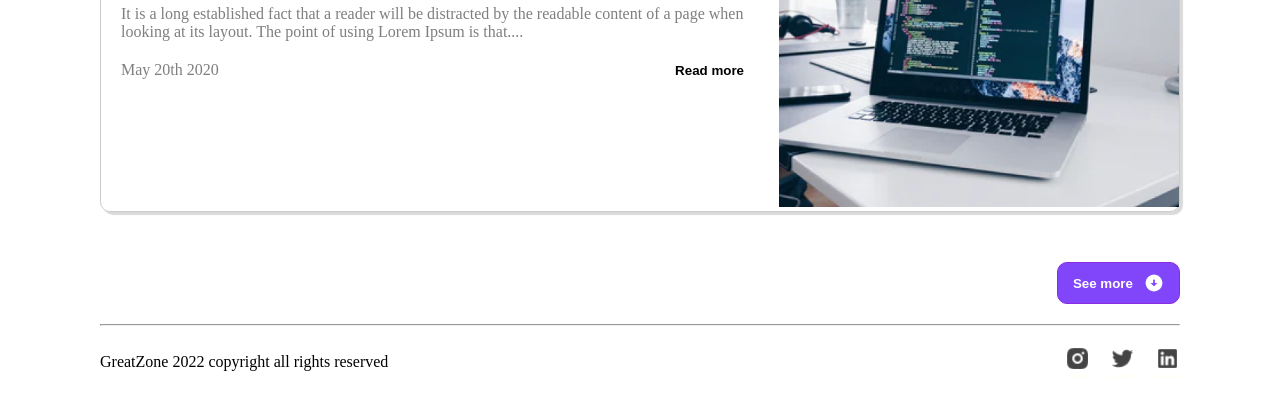
<file: files/project_9/index.html>
<!DOCTYPE html>
<html lang="en">

<head>
    <meta charset="UTF-8">
    <meta name="viewport" content="width=device-width, initial-scale=1.0">
    <title>Home-Page | Blog Website</title>
    <link rel="stylesheet" href="style.css">
</head>

<body>
    <header>
        <nav>
            <div class="nav_logo">
                GreatZone
            </div>
            <div class="nav_content">
                <a href="#">
                    <li>Home</li>
                </a>
                <a href="blog.html">
                    <li>Posts</li>
                </a>
                <i><img src="images/instagram.png" alt="instagram logo"></i>
                <i><img src="images/twitter.png" alt="twitter logo"></i>
                <i><img src="images/linkedin.png" alt="linkedin logo"></i>
            </div>
        </nav>
    </header>
    <main>
        <section>
            <div class="hero">
                <div class="hero_content">
                    <h1>Make Zone Better !</h1>
                    <p>Why Better Zone Important ?</p>
                </div>
                <div class="hero_img">
                    <img src="images/unsplash_TkrRvwxjb_8.png" alt="hero image">
                </div>
            </div>
        </section>
        <section>
            <div class="l_card">
                <div class="card_content">
                    <h2>long established</h2>
                    <p>It is a long established fact that a reader will be distracted by the readable content of a page
                        when looking at its layout. The point of using Lorem Ipsum is that....</p>
                    <div class="card_review">
                        <p>May 20th 2020</p>
                        <button class="btn">Read more</button>
                    </div>
                </div>
                <div class="card_img">
                    <img src="images/image 1.png" alt="">
                </div>
            </div>
        </section>
        <section>
            <div class="cards">

                <div class="s_card">
                    <div class="card_content">
                        <h2>long established</h2>
                        <p>It is a long established fact that a reader will be distracted by the readable content of a
                            page
                            when looking at its layout. The point of using Lorem Ipsum is that....</p>
                        <div class="card_review">
                            <p>May 20th 2020</p>
                            <button class="btn">Read more</button>
                        </div>
                    </div>
                    <div class="card_img">
                        <img src="images/image 2.png" width="250px" alt="">
                    </div>
                </div>

                <div class="s_card">
                    <div class="card_content">
                        <h2>long established</h2>
                        <p>It is a long established fact that a reader will be distracted by the readable content of a
                            page
                            when looking at its layout. The point of using Lorem Ipsum is that....</p>
                        <div class="card_review">
                            <p>May 20th 2020</p>
                            <button class="btn">Read more</button>
                        </div>
                    </div>
                    <div class="card_img">
                        <img src="images/image 4.png" width="250px" alt="">
                    </div>
                </div>

                <div class="s_card">
                    <div class="card_content">
                        <h2>long established</h2>
                        <p>It is a long established fact that a reader will be distracted by the readable content of a
                            page
                            when looking at its layout. The point of using Lorem Ipsum is that....</p>
                        <div class="card_review">
                            <p>May 20th 2020</p>
                            <button class="btn">Read more</button>
                        </div>
                    </div>
                    <div class="card_img">
                        <img src="images/image 5.png" width="250px" alt="">
                    </div>
                </div>
            </div>
        </section>
        <section>
            <div class="l_card">
                <div class="card_content">
                    <h2>long established</h2>
                    <p>It is a long established fact that a reader will be distracted by the readable content of a page
                        when looking at its layout. The point of using Lorem Ipsum is that....</p>
                    <div class="card_review">
                        <p>May 20th 2020</p>
                        <button class="btn">Read more</button>
                    </div>
                </div>
                <div class="card_img">
                    <img src="images/image 7.png" width="400px" alt="">
                </div>
            </div>
        </section>
        <section>
            <div class="btn_2">
                <button class="see_more">
                    See more &nbsp;&nbsp;<img src="images/arrow-down-circle-fill 1.png" alt="">
                </button>
            </div>
        </section>
    </main>
    <hr>
    <footer>
        <div class="footer_ist">
            <p>GreatZone 2022 copyright all rights reserved</p>
        </div>
        <div class="footer_last">
            <i><img src="images/instagram.png" alt="instagram logo"></i>
            <i><img src="images/twitter.png" alt="twitter logo"></i>
            <i><img src="images/linkedin.png" alt="linkedin logo"></i>
        </div>
    </footer>
</body>

</html>
</file>
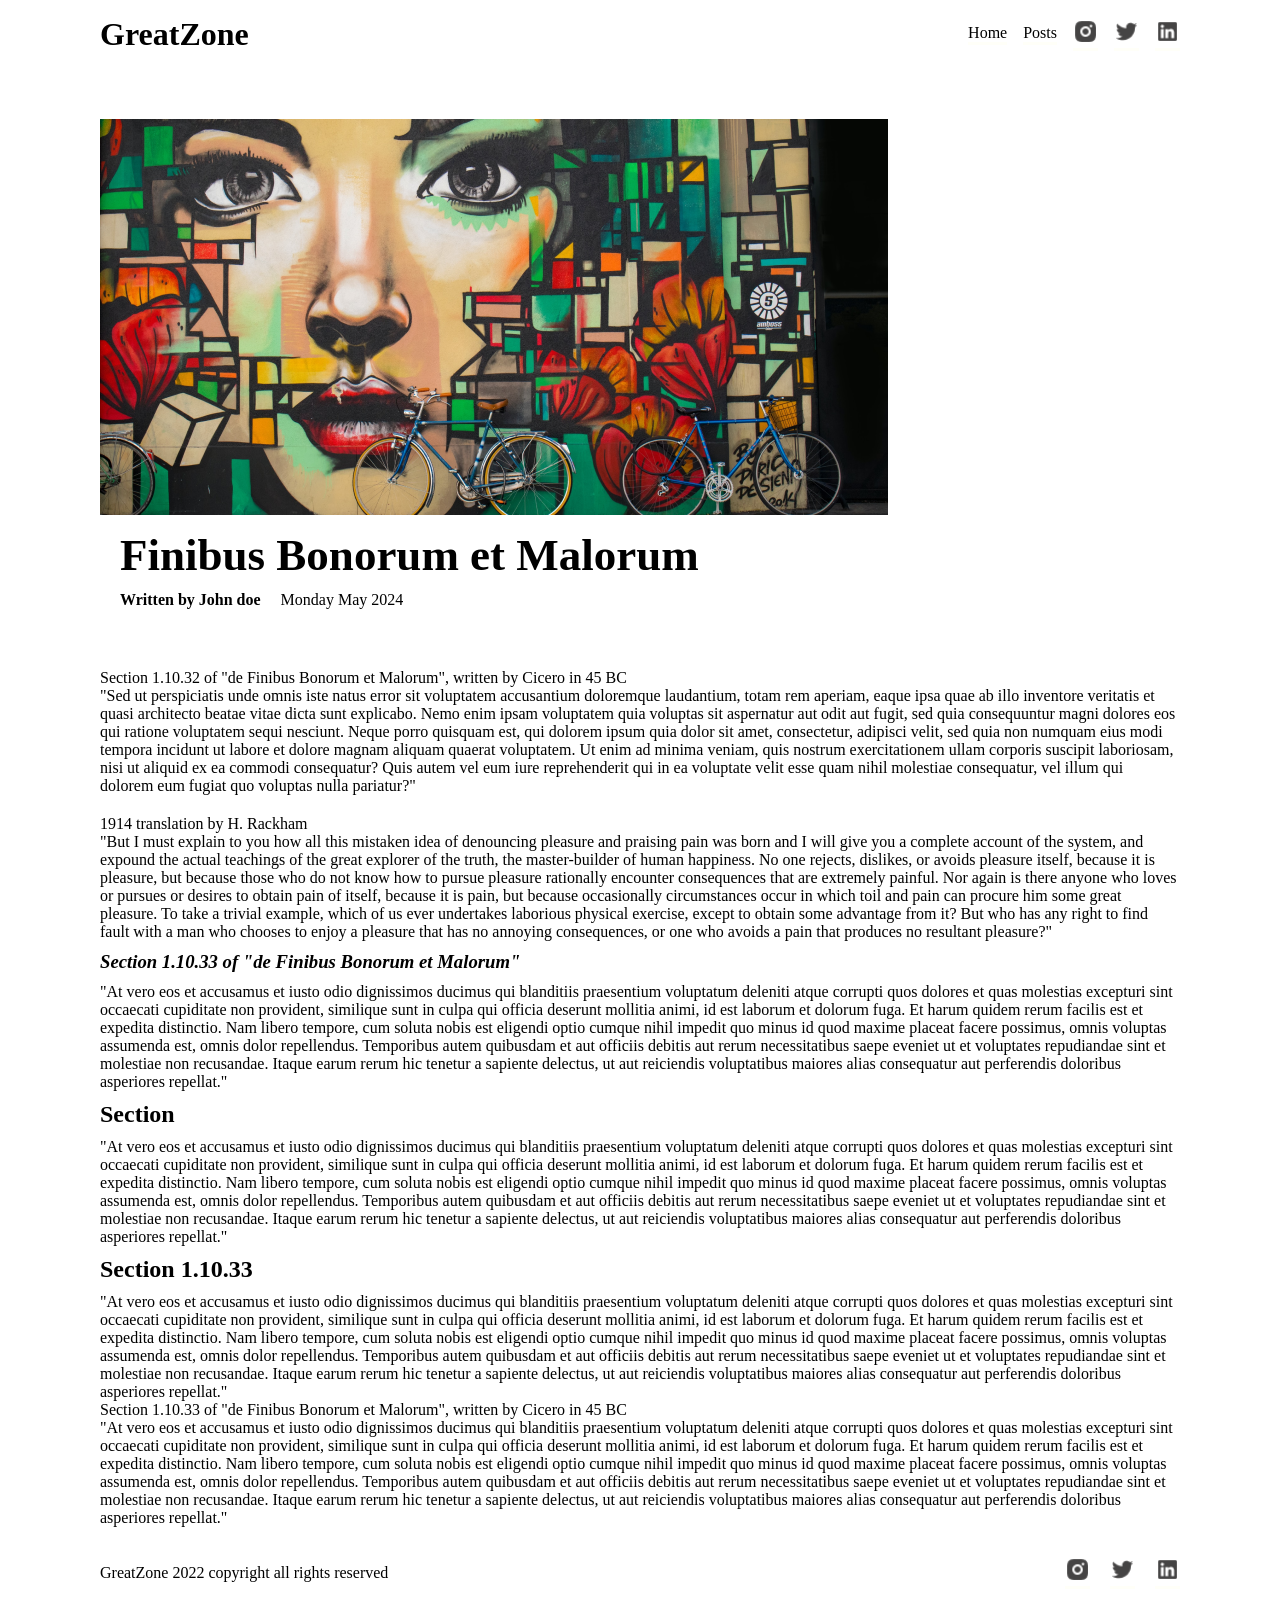
<file: files/project_9/blog.html>
<!DOCTYPE html>
<html lang="en">

<head>
    <meta charset="UTF-8">
    <meta name="viewport" content="width=device-width, initial-scale=1.0">
    <title>Blog-Page | Blog Website</title>
    <link rel="stylesheet" href="style.css">
    <link rel="stylesheet" href="style2.css">
</head>

<body>
    <header>
        <nav>
            <div class="nav_logo">
                GreatZone
            </div>
            <div class="nav_content">
                <a href="index.html">
                    <li>Home</li>
                </a>
                <a href="#">
                    <li>Posts</li>
                </a>
                <i><img src="images/instagram.png" alt="instagram logo"></i>
                <i><img src="images/twitter.png" alt="twitter logo"></i>
                <i><img src="images/linkedin.png" alt="linkedin logo"></i>
            </div>
        </nav>
    </header>
    <main>
        <section>
            <div class="blog_hero">
                <div class="blog_hero_img">
                    <img src="images/unsplash_3MAmj1ZKSZA.png" alt="">
                </div>
                <div class="blog_hero_content">
                    <h1>Finibus Bonorum et Malorum</h1>
                    <div class="blog_hero_review">
                        <h4>Written by John doe</h4>
                        Monday May 2024
                    </div>
                </div>
            </div>
        </section>
        <section>
            <article>

                <p>Section 1.10.32 of "de Finibus Bonorum et Malorum", written by Cicero in 45 BC</p>
                <p>"Sed ut perspiciatis unde omnis iste natus error sit voluptatem accusantium doloremque laudantium,
                    totam
                    rem aperiam, eaque ipsa quae ab illo inventore veritatis et quasi architecto beatae vitae dicta sunt
                    explicabo. Nemo enim ipsam voluptatem quia voluptas sit aspernatur aut odit aut fugit, sed quia
                    consequuntur magni dolores eos qui ratione voluptatem sequi nesciunt. Neque porro quisquam est, qui
                    dolorem ipsum quia dolor sit amet, consectetur, adipisci velit, sed quia non numquam eius modi
                    tempora
                    incidunt ut labore et dolore magnam aliquam quaerat voluptatem. Ut enim ad minima veniam, quis
                    nostrum
                    exercitationem ullam corporis suscipit laboriosam, nisi ut aliquid ex ea commodi consequatur? Quis
                    autem
                    vel eum iure reprehenderit qui in ea voluptate velit esse quam nihil molestiae consequatur, vel
                    illum
                    qui dolorem eum fugiat quo voluptas nulla pariatur?"</p>
            </article>
            <article>
                <p>1914 translation by H. Rackham</p>
                <p>"But I must explain to you how all this mistaken idea of denouncing pleasure and praising pain was
                    born and I will give you a complete account of the system, and expound the actual teachings of the
                    great explorer of the truth, the master-builder of human happiness. No one rejects, dislikes, or
                    avoids pleasure itself, because it is pleasure, but because those who do not know how to pursue
                    pleasure rationally encounter consequences that are extremely painful. Nor again is there anyone who
                    loves or pursues or desires to obtain pain of itself, because it is pain, but because occasionally
                    circumstances occur in which toil and pain can procure him some great pleasure. To take a trivial
                    example, which of us ever undertakes laborious physical exercise, except to obtain some advantage
                    from it? But who has any right to find fault with a man who chooses to enjoy a pleasure that has no
                    annoying consequences, or one who avoids a pain that produces no resultant pleasure?"</p>
            </article>
            <h3><i>Section 1.10.33 of "de Finibus Bonorum et Malorum"</i></h3>
            <article>
                <p>"At vero eos et accusamus et iusto odio dignissimos ducimus qui blanditiis praesentium voluptatum
                    deleniti atque corrupti quos dolores et quas molestias excepturi sint occaecati cupiditate non
                    provident, similique sunt in culpa qui officia deserunt mollitia animi, id est laborum et dolorum
                    fuga. Et harum quidem rerum facilis est et expedita distinctio. Nam libero tempore, cum soluta nobis
                    est eligendi optio cumque nihil impedit quo minus id quod maxime placeat facere possimus, omnis
                    voluptas assumenda est, omnis dolor repellendus. Temporibus autem quibusdam et aut officiis debitis
                    aut rerum necessitatibus saepe eveniet ut et voluptates repudiandae sint et molestiae non
                    recusandae. Itaque earum rerum hic tenetur a sapiente delectus, ut aut reiciendis voluptatibus
                    maiores alias consequatur aut perferendis doloribus asperiores repellat."</p>
            </article>
            <h1>Section</h1>
            <article>
                <p>"At vero eos et accusamus et iusto odio dignissimos ducimus qui blanditiis praesentium voluptatum
                    deleniti atque corrupti quos dolores et quas molestias excepturi sint occaecati cupiditate non
                    provident, similique sunt in culpa qui officia deserunt mollitia animi, id est laborum et dolorum
                    fuga. Et harum quidem rerum facilis est et expedita distinctio. Nam libero tempore, cum soluta nobis
                    est eligendi optio cumque nihil impedit quo minus id quod maxime placeat facere possimus, omnis
                    voluptas assumenda est, omnis dolor repellendus. Temporibus autem quibusdam et aut officiis debitis
                    aut rerum necessitatibus saepe eveniet ut et voluptates repudiandae sint et molestiae non
                    recusandae. Itaque earum rerum hic tenetur a sapiente delectus, ut aut reiciendis voluptatibus
                    maiores alias consequatur aut perferendis doloribus asperiores repellat."</p>
            </article>
            <h1>Section 1.10.33</h1>
            <article>
                <p>"At vero eos et accusamus et iusto odio dignissimos ducimus qui blanditiis praesentium voluptatum
                    deleniti atque corrupti quos dolores et quas molestias excepturi sint occaecati cupiditate non
                    provident, similique sunt in culpa qui officia deserunt mollitia animi, id est laborum et dolorum
                    fuga. Et harum quidem rerum facilis est et expedita distinctio. Nam libero tempore, cum soluta nobis
                    est eligendi optio cumque nihil impedit quo minus id quod maxime placeat facere possimus, omnis
                    voluptas assumenda est, omnis dolor repellendus. Temporibus autem quibusdam et aut officiis debitis
                    aut rerum necessitatibus saepe eveniet ut et voluptates repudiandae sint et molestiae non
                    recusandae. Itaque earum rerum hic tenetur a sapiente delectus, ut aut reiciendis voluptatibus
                    maiores alias consequatur aut perferendis doloribus asperiores repellat."</p>
                <p>Section 1.10.33 of "de Finibus Bonorum et Malorum", written by Cicero in 45 BC</p>
                <p>"At vero eos et accusamus et iusto odio dignissimos ducimus qui blanditiis praesentium voluptatum
                    deleniti atque corrupti quos dolores et quas molestias excepturi sint occaecati cupiditate non
                    provident, similique sunt in culpa qui officia deserunt mollitia animi, id est laborum et dolorum
                    fuga. Et harum quidem rerum facilis est et expedita distinctio. Nam libero tempore, cum soluta nobis
                    est eligendi optio cumque nihil impedit quo minus id quod maxime placeat facere possimus, omnis
                    voluptas assumenda est, omnis dolor repellendus. Temporibus autem quibusdam et aut officiis debitis
                    aut rerum necessitatibus saepe eveniet ut et voluptates repudiandae sint et molestiae non
                    recusandae. Itaque earum rerum hic tenetur a sapiente delectus, ut aut reiciendis voluptatibus
                    maiores alias consequatur aut perferendis doloribus asperiores repellat."</p>
            </article>
        </section>
    </main>
    <footer>
        <div class="footer_ist">
            <p>GreatZone 2022 copyright all rights reserved</p>
        </div>
        <div class="footer_last">
            <i><img src="images/instagram.png" alt="instagram logo"></i>
            <i><img src="images/twitter.png" alt="twitter logo"></i>
            <i><img src="images/linkedin.png" alt="linkedin logo"></i>
        </div>
    </footer>
</body>

</html>
</file>
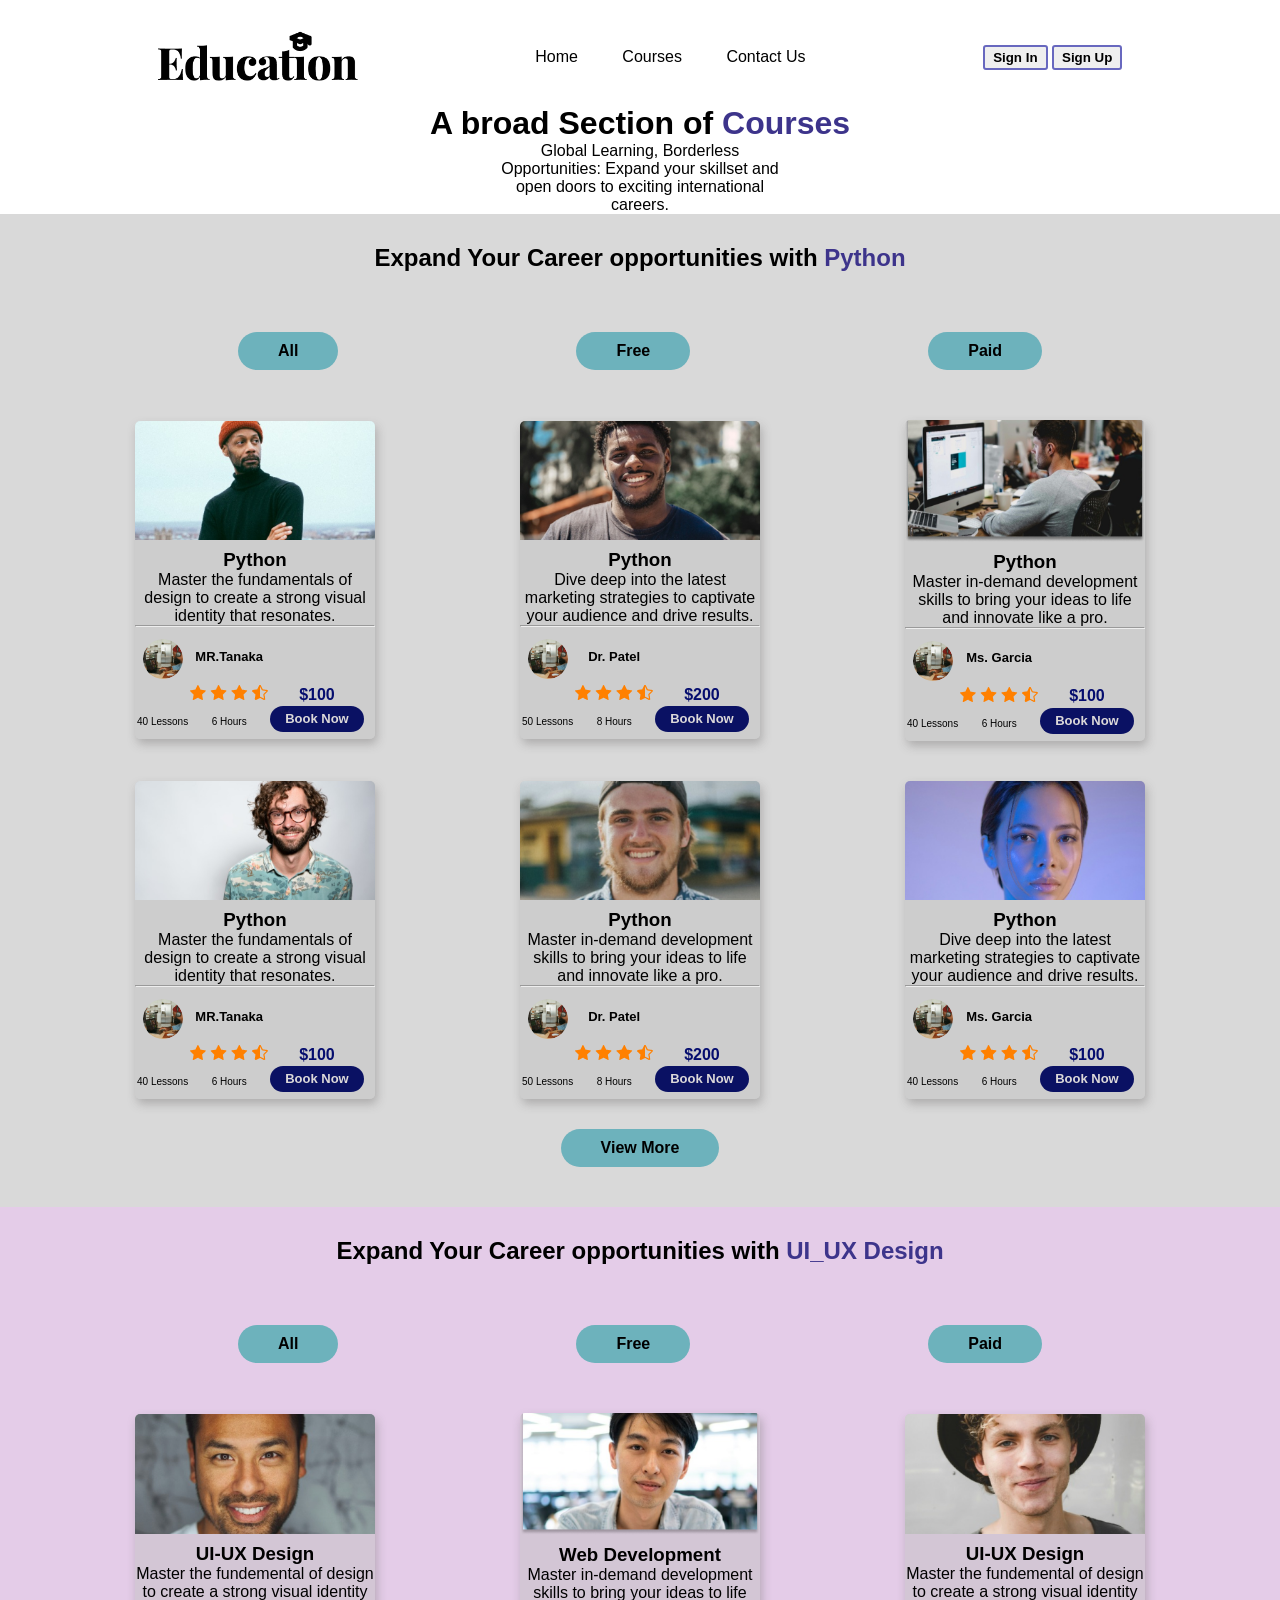
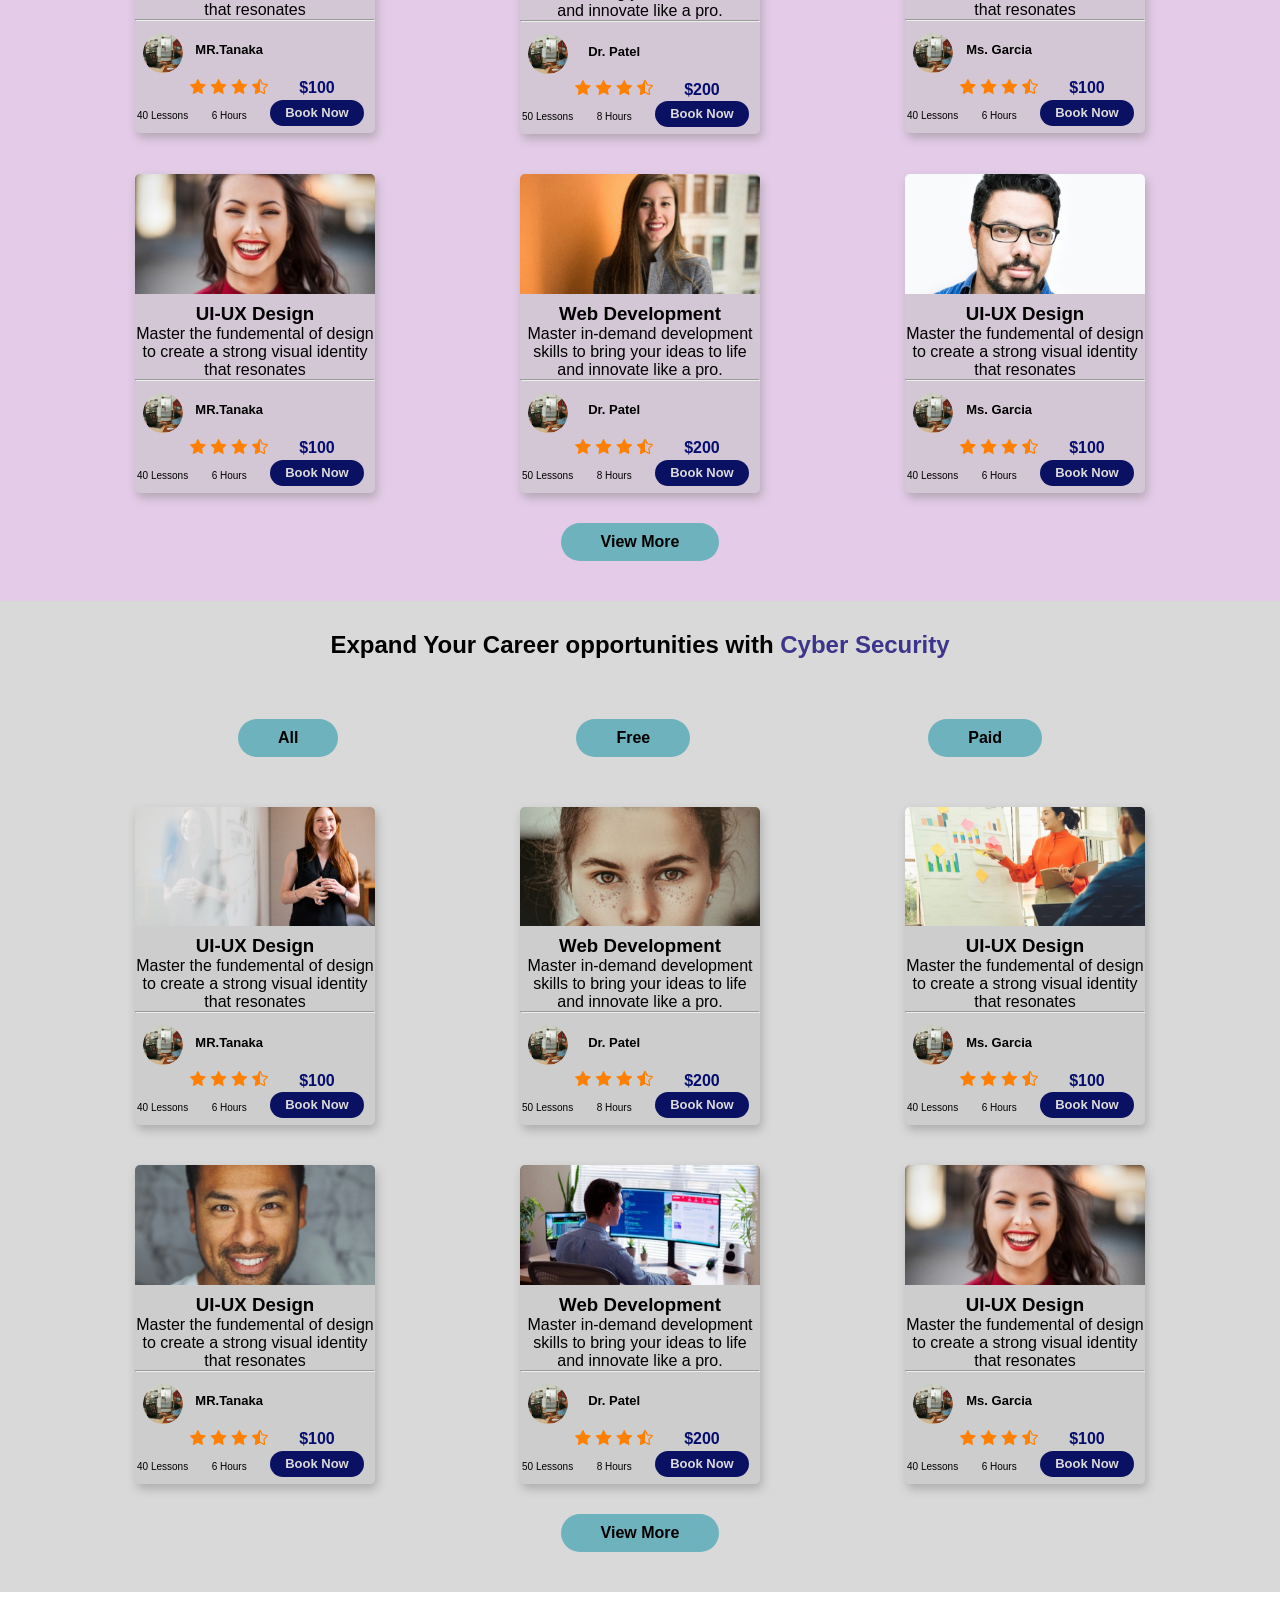
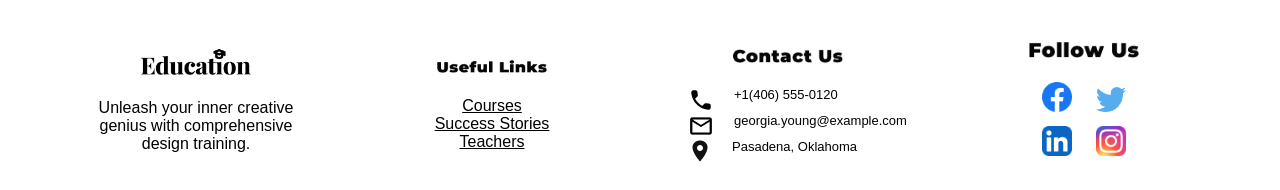
<file: files/project_0/files/cources.html>
<!DOCTYPE html>
<html lang="en">
<head>
    <meta charset="UTF-8">
    <meta name="viewport" content="width=device-width, initial-scale=1.0">
    <title>Cources</title>
    <link rel="stylesheet" href="cources.css">
</head>
<body>
    <div class="nav">
        <div>
            <img class="nav-logo" src="logo.png">
        </div>
        <div class="navtags">
            <a class="istanchor" href="../index.html">Home</a>
            <a class="istanchor" href="#">Courses</a>
            <a class="istanchor" href="contact_us.html">Contact Us</a>
        </div>
        <div >
            <button id="sign_in"  class="navbutton">Sign In</button>
            <button id="sign_up"  class="navbutton">Sign Up</button>
        </div>
        <div class="three-line">
            <img src="jam_menu.png">
        </div>
    </div>
    <header class="heading">
        <h1>A broad Section of <span class="all-sec-span">Courses</span></h1>
        <p class="heading-pera">Global Learning, Borderless Opportunities: Expand your skillset and open doors to exciting international careers.</p>
    </header>
    <main>
        <!-- section-0 starting -->
        <section-0>
            <div class="section-00">
                <h2 class="sec-0-h">Expand Your Career opportunities with <span class="all-sec-span">Python</span></h2>
                <div class="sec-0-1">
                    <button class="sec-0-btn">All</button>
                    <button class="sec-0-btn">Free</button>
                    <button class="sec-0-btn">Paid</button>
                </div>
            </div>
        </section-0>

        
            <!-- section-1 starting  part a-->
            <section-1-part_a>
                <div class="sec-1">
                    <div class="sec-1-1">
                        <img class="sec-1-1-img" src="2.png" width="200px"/>
                        <h3>Python</h3>
                        <p> Master the fundamentals of design to create a strong visual identity that resonates.</p>
                        <hr/>
                        <table>
                            <tr>
                                <td><img class="sec1-td-img"src="Ellipse 1.png"></td>
                                <td class="sec1-td-name">MR.Tanaka</td>
                            </tr>
                            <tr>
                                <td></td>
                                <td><img src="stars.png"/></td>
                                <td class="sec1-td-price">$100</td>
                            </tr>
                            <tr>
                                <td class="sec1-td-detail">40 Lessons</td>
                                <td class="sec1-td-detail">6 Hours</td>
                                <td><button class="sec1-td-btn">Book Now</button></td>
                            </tr>
                        </table>
                        
                    </div>
                    
                    
                    
                    <div class="sec-1-1">
                        <img class="sec-1-1-img" src="3.png" width="200px"/>
                        <h3>Python</h3>
                        <p>Dive deep into the latest marketing strategies to captivate your audience and drive results.</p>
                        <hr/>
                        <table>
                            <tr>
                                <td><img class="sec1-td-img"src="Ellipse 1.png"></td>
                                <td class="sec1-td-name">Dr. Patel</td>
                            </tr>
                            <tr>
                                <td></td>
                                <td><img src="stars.png"/></td>
                                <td class="sec1-td-price">$200</td>
                            </tr>
                            <tr>
                                <td class="sec1-td-detail">50 Lessons</td>
                                <td class="sec1-td-detail">8 Hours</td>
                                <td><button class="sec1-td-btn">Book Now</button></td>
                            </tr>
                        </table>
                        
                    </div>
    
                    
                    <!-- Tablet class files are not showing in tablet screen or mobile -->
                    <div class="sec-1-1 tablet">
                        <img class="sec-1-1-img" src="4.png"/>
                        <h3>Python</h3>
                        <p>Master in-demand development skills to bring your ideas to life and innovate like a pro.</p>
                        <hr/>
                        <table>
                            <tr>
                                <td><img class="sec1-td-img"src="Ellipse 1.png"></td>
                                <td class="sec1-td-name">Ms. Garcia</td>
                            </tr>
                            <tr>
                                <td></td>
                                <td><img src="stars.png"/></td>
                                <td class="sec1-td-price">$100</td>
                            </tr>
                            <tr>
                                <td class="sec1-td-detail">40 Lessons</td>
                                <td class="sec1-td-detail">6 Hours</td>
                                <td><button class="sec1-td-btn">Book Now</button></td>
                            </tr>
                        </table>
                        
                    </div>
    
    
    
    
                </div>
            </section-1-part_a>
                <!-- section-1 starting  part b-->
        <section-1-part_b>
            <div class="sec-1">
                <div class="sec-1-1">
                    <img class="sec-1-1-img" src="5.png" width="200px"/>
                    <h3>Python</h3>
                    <p> Master the fundamentals of design to create a strong visual identity that resonates.</p>
                    <hr/>
                    <table>
                        <tr>
                            <td><img class="sec1-td-img"src="Ellipse 1.png"></td>
                            <td class="sec1-td-name">MR.Tanaka</td>
                        </tr>
                        <tr>
                            <td></td>
                            <td><img src="stars.png"/></td>
                            <td class="sec1-td-price">$100</td>
                        </tr>
                        <tr>
                            <td class="sec1-td-detail">40 Lessons</td>
                            <td class="sec1-td-detail">6 Hours</td>
                            <td><button class="sec1-td-btn">Book Now</button></td>
                        </tr>
                    </table>
                    
                </div>
                
                
                
                <div class="sec-1-1">
                    <img class="sec-1-1-img" src="6.png" width="200px"/>
                    <h3>Python</h3>
                    <p>Master in-demand development skills to bring your ideas to life and innovate like a pro.</p>
                    <hr/>
                    <table>
                        <tr>
                            <td><img class="sec1-td-img"src="Ellipse 1.png"></td>
                            <td class="sec1-td-name">Dr. Patel</td>
                        </tr>
                        <tr>
                            <td></td>
                            <td><img src="stars.png"/></td>
                            <td class="sec1-td-price">$200</td>
                        </tr>
                        <tr>
                            <td class="sec1-td-detail">50 Lessons</td>
                            <td class="sec1-td-detail">8 Hours</td>
                            <td><button class="sec1-td-btn">Book Now</button></td>
                        </tr>
                    </table>
                    
                </div>

                
                
                <div class="sec-1-1 tablet">
                    <img class="sec-1-1-img" src="7.png"/>
                    <h3>Python</h3>
                    <p>Dive deep into the latest marketing strategies to captivate your audience and drive results.</p>
                    <hr/>
                    <table>
                        <tr>
                            <td><img class="sec1-td-img"src="Ellipse 1.png"></td>
                            <td class="sec1-td-name">Ms. Garcia</td>
                        </tr>
                        <tr>
                            <td></td>
                            <td><img src="stars.png"/></td>
                            <td class="sec1-td-price">$100</td>
                        </tr>
                        <tr>
                            <td class="sec1-td-detail">40 Lessons</td>
                            <td class="sec1-td-detail">6 Hours</td>
                            <td><button class="sec1-td-btn">Book Now</button></td>
                        </tr>
                    </table>
                    
                </div>
            </div>
            <div class="center-btn"><button class="sec-0-btn">View More</button></div>

        </section-1-part_b>







        <!-- section 3 starting from here -->
        <section-0>
            <div class="section-000">
                <h2 class="sec-0-h">Expand Your Career opportunities with <span class="all-sec-span">UI_UX Design</span></h2>
                <div class="sec-0-1">
                    <button class="sec-0-btn">All</button>
                    <button class="sec-0-btn">Free</button>
                    <button class="sec-0-btn">Paid</button>
                </div>
            </div>
        </section-0>

        
            <!-- section-1 starting  part a-->
            <section-1-part_a>
                <div class="sec-2">
                    <div class="sec-1-1">
                        <img class="sec-1-1-img" src="8.png" width="200px"/>
                        <h3>UI-UX Design</h3>
                        <p>Master the fundemental of design to create a strong visual identity that resonates</p>
                        <hr/>
                        <table>
                            <tr>
                                <td><img class="sec1-td-img"src="Ellipse 1.png"></td>
                                <td class="sec1-td-name">MR.Tanaka</td>
                            </tr>
                            <tr>
                                <td></td>
                                <td><img src="stars.png"/></td>
                                <td class="sec1-td-price">$100</td>
                            </tr>
                            <tr>
                                <td class="sec1-td-detail">40 Lessons</td>
                                <td class="sec1-td-detail">6 Hours</td>
                                <td><button class="sec1-td-btn">Book Now</button></td>
                            </tr>
                        </table>
                        
                    </div>
                    
                    
                    
                    <div class="sec-1-1">
                        <img class="sec-1-1-img" src="9.png" width="200px"/>
                        <h3>Web Development</h3>
                        <p>Master in-demand development skills to bring your ideas to life and innovate like a pro.</p>
                        <hr/>
                        <table>
                            <tr>
                                <td><img class="sec1-td-img"src="Ellipse 1.png"></td>
                                <td class="sec1-td-name">Dr. Patel</td>
                            </tr>
                            <tr>
                                <td></td>
                                <td><img src="stars.png"/></td>
                                <td class="sec1-td-price">$200</td>
                            </tr>
                            <tr>
                                <td class="sec1-td-detail">50 Lessons</td>
                                <td class="sec1-td-detail">8 Hours</td>
                                <td><button class="sec1-td-btn">Book Now</button></td>
                            </tr>
                        </table>
                        
                    </div>
    
                    
                    
                    <div class="sec-1-1 tablet">
                        <img class="sec-1-1-img" src="10.png"/>
                        <h3>UI-UX Design</h3>
                        <p>Master the fundemental of design to create a strong visual identity that resonates</p>
                        <hr/>
                        <table>
                            <tr>
                                <td><img class="sec1-td-img"src="Ellipse 1.png"></td>
                                <td class="sec1-td-name">Ms. Garcia</td>
                            </tr>
                            <tr>
                                <td></td>
                                <td><img src="stars.png"/></td>
                                <td class="sec1-td-price">$100</td>
                            </tr>
                            <tr>
                                <td class="sec1-td-detail">40 Lessons</td>
                                <td class="sec1-td-detail">6 Hours</td>
                                <td><button class="sec1-td-btn">Book Now</button></td>
                            </tr>
                        </table>
                        
                    </div>
    
    
    
    
                </div>
            </section-1-part_a>
                <!-- section-1 starting  part b-->
        <section-1-part_b>
            <div class="sec-2">
                <div class="sec-1-1">
                    <img class="sec-1-1-img" src="11.png" width="200px"/>
                    <h3>UI-UX Design</h3>
                    <p>Master the fundemental of design to create a strong visual identity that resonates</p>
                    <hr/>
                    <table>
                        <tr>
                            <td><img class="sec1-td-img"src="Ellipse 1.png"></td>
                            <td class="sec1-td-name">MR.Tanaka</td>
                        </tr>
                        <tr>
                            <td></td>
                            <td><img src="stars.png"/></td>
                            <td class="sec1-td-price">$100</td>
                        </tr>
                        <tr>
                            <td class="sec1-td-detail">40 Lessons</td>
                            <td class="sec1-td-detail">6 Hours</td>
                            <td><button class="sec1-td-btn">Book Now</button></td>
                        </tr>
                    </table>
                    
                </div>
                
                
                
                <div class="sec-1-1">
                    <img class="sec-1-1-img" src="12.png" width="200px"/>
                    <h3>Web Development</h3>
                    <p>Master in-demand development skills to bring your ideas to life and innovate like a pro.</p>
                    <hr/>
                    <table>
                        <tr>
                            <td><img class="sec1-td-img"src="Ellipse 1.png"></td>
                            <td class="sec1-td-name">Dr. Patel</td>
                        </tr>
                        <tr>
                            <td></td>
                            <td><img src="stars.png"/></td>
                            <td class="sec1-td-price">$200</td>
                        </tr>
                        <tr>
                            <td class="sec1-td-detail">50 Lessons</td>
                            <td class="sec1-td-detail">8 Hours</td>
                            <td><button class="sec1-td-btn">Book Now</button></td>
                        </tr>
                    </table>
                    
                </div>

                
                
                <div class="sec-1-1 tablet">
                    <img class="sec-1-1-img" src="13.png"/>
                    <h3>UI-UX Design</h3>
                    <p>Master the fundemental of design to create a strong visual identity that resonates</p>
                    <hr/>
                    <table>
                        <tr>
                            <td><img class="sec1-td-img"src="Ellipse 1.png"></td>
                            <td class="sec1-td-name">Ms. Garcia</td>
                        </tr>
                        <tr>
                            <td></td>
                            <td><img src="stars.png"/></td>
                            <td class="sec1-td-price">$100</td>
                        </tr>
                        <tr>
                            <td class="sec1-td-detail">40 Lessons</td>
                            <td class="sec1-td-detail">6 Hours</td>
                            <td><button class="sec1-td-btn">Book Now</button></td>
                        </tr>
                    </table>
                    
                </div>
            </div>
            <div class="center-btn-2"><button class="sec-0-btn">View More</button></div>

        </section-1-part_b>









            <!-- section-2 starting part a -->

            <div class="section-00">
                <h2 class="sec-0-h">Expand Your Career opportunities with <span class="all-sec-span">Cyber Security</span></h2>
                <div class="sec-0-2">
                    <button class="sec-0-btn">All</button>
                    <button class="sec-0-btn">Free</button>
                    <button class="sec-0-btn">Paid</button>
                </div>
            </div>



            <section-2-part_a>
                <div class="sec-1">
                    <div class="sec-1-1">
                        <img class="sec-1-1-img" src="14.png" width="200px"/>
                        <h3>UI-UX Design</h3>
                        <p>Master the fundemental of design to create a strong visual identity that resonates</p>
                        <hr/>
                        <table>
                            <tr>
                                <td><img class="sec1-td-img"src="Ellipse 1.png"></td>
                                <td class="sec1-td-name">MR.Tanaka</td>
                            </tr>
                            <tr>
                                <td></td>
                                <td><img src="stars.png"/></td>
                                <td class="sec1-td-price">$100</td>
                            </tr>
                            <tr>
                                <td class="sec1-td-detail">40 Lessons</td>
                                <td class="sec1-td-detail">6 Hours</td>
                                <td><button class="sec1-td-btn">Book Now</button></td>
                            </tr>
                        </table>
                        
                    </div>
                    
                    
                    
                    <div class="sec-1-1">
                        <img class="sec-1-1-img" src="15.png" width="200px"/>
                        <h3>Web Development</h3>
                        <p>Master in-demand development skills to bring your ideas to life and innovate like a pro.</p>
                        <hr/>
                        <table>
                            <tr>
                                <td><img class="sec1-td-img"src="Ellipse 1.png"></td>
                                <td class="sec1-td-name">Dr. Patel</td>
                            </tr>
                            <tr>
                                <td></td>
                                <td><img src="stars.png"/></td>
                                <td class="sec1-td-price">$200</td>
                            </tr>
                            <tr>
                                <td class="sec1-td-detail">50 Lessons</td>
                                <td class="sec1-td-detail">8 Hours</td>
                                <td><button class="sec1-td-btn">Book Now</button></td>
                            </tr>
                        </table>
                        
                    </div>
    
                    
                    
                    <div class="sec-1-1 tablet">
                        <img class="sec-1-1-img" src="16.png"/>
                        <h3>UI-UX Design</h3>
                        <p>Master the fundemental of design to create a strong visual identity that resonates</p>
                        <hr/>
                        <table>
                            <tr>
                                <td><img class="sec1-td-img"src="Ellipse 1.png"></td>
                                <td class="sec1-td-name">Ms. Garcia</td>
                            </tr>
                            <tr>
                                <td></td>
                                <td><img src="stars.png"/></td>
                                <td class="sec1-td-price">$100</td>
                            </tr>
                            <tr>
                                <td class="sec1-td-detail">40 Lessons</td>
                                <td class="sec1-td-detail">6 Hours</td>
                                <td><button class="sec1-td-btn">Book Now</button></td>
                            </tr>
                        </table>
                        
                    </div>
    
    
    
    
                </div>
            </section-2-part_a>
                <!-- section-2 starting  part b-->
        <section-2-part_b>
            <div class="sec-1">
                <div class="sec-1-1">
                    <img class="sec-1-1-img" src="8.png" width="200px"/>
                    <h3>UI-UX Design</h3>
                    <p>Master the fundemental of design to create a strong visual identity that resonates</p>
                    <hr/>
                    <table>
                        <tr>
                            <td><img class="sec1-td-img"src="Ellipse 1.png"></td>
                            <td class="sec1-td-name">MR.Tanaka</td>
                        </tr>
                        <tr>
                            <td></td>
                            <td><img src="stars.png"/></td>
                            <td class="sec1-td-price">$100</td>
                        </tr>
                        <tr>
                            <td class="sec1-td-detail">40 Lessons</td>
                            <td class="sec1-td-detail">6 Hours</td>
                            <td><button class="sec1-td-btn">Book Now</button></td>
                        </tr>
                    </table>
                    
                </div>
                
                
                
                <div class="sec-1-1">
                    <img class="sec-1-1-img" src="web.png" width="200px"/>
                    <h3>Web Development</h3>
                    <p>Master in-demand development skills to bring your ideas to life and innovate like a pro.</p>
                    <hr/>
                    <table>
                        <tr>
                            <td><img class="sec1-td-img"src="Ellipse 1.png"></td>
                            <td class="sec1-td-name">Dr. Patel</td>
                        </tr>
                        <tr>
                            <td></td>
                            <td><img src="stars.png"/></td>
                            <td class="sec1-td-price">$200</td>
                        </tr>
                        <tr>
                            <td class="sec1-td-detail">50 Lessons</td>
                            <td class="sec1-td-detail">8 Hours</td>
                            <td><button class="sec1-td-btn">Book Now</button></td>
                        </tr>
                    </table>
                    
                </div>

                
                
                <div class="sec-1-1 tablet">
                    <img class="sec-1-1-img" src="11.png"/>
                    <h3>UI-UX Design</h3>
                    <p>Master the fundemental of design to create a strong visual identity that resonates</p>
                    <hr/>
                    <table>
                        <tr>
                            <td><img class="sec1-td-img"src="Ellipse 1.png"></td>
                            <td class="sec1-td-name">Ms. Garcia</td>
                        </tr>
                        <tr>
                            <td></td>
                            <td><img src="stars.png"/></td>
                            <td class="sec1-td-price">$100</td>
                        </tr>
                        <tr>
                            <td class="sec1-td-detail">40 Lessons</td>
                            <td class="sec1-td-detail">6 Hours</td>
                            <td><button class="sec1-td-btn">Book Now</button></td>
                        </tr>
                    </table>
                    
                </div>
            </div>
            <div class="center-btn"><button class="sec-0-btn">View More</button></div>

        </section-2-part_b>
    </main>
    
            <!-- starting footer part -->
    <footer>
                <div class="footer">
        
                    <div class="footer-all footer-1">
                        <img class="footer-logos" src="logo.png"/>
                        <p> Unleash your inner creative genius with comprehensive design training.</p>
                    </div>
        
                    <div class="footer-all footer-2">
                        <img class="footer-logos" src="Useful Links.png"/>
                        <div>
                            <a class="footer-2-1" href="#">Courses</a>
                        </div>
                        <div>
                            <a class="footer-2-1" href="#">Success Stories</a>
                        </div>
                        <div>
                            <a class="footer-2-1" href="#">Teachers</a>
                        </div>
                    </div>
        
                    <div class="footer-all footer-3">
                        <img class="footer-logos" src="Contact Us.png"/>
                        <div class="sec-3-1">
                            <img src="ic_round-phone.png"/>
                            <p>+1(406) 555-0120</p>
                        </div>
                        <div class="sec-3-1">
                            <img src="ic_outline-email.png"/>
                            <p>georgia.young@example.com</p>
                        </div>
                        <div class="sec-3-1">
                            <img src="ion_location-sharp.png"/>
                            <p>Pasadena, Oklahoma</p>
                        </div>
                    </div>
        
                    <div class="footer-all footer-4">
                        <img class="footer-logos" src="Follow Us.png"/>
                        <br/>
                        <div class="footer-4-all">
                            <a  href="#"><img class="footer-4-img" src="logos_facebook.png" alt="Facebook"></a>
                            <a href="#"><img class="footer-4-img" src="logos_twitter.png" alt="Twiter"></a>
                            <br/>
                            <a href="#"><img class="footer-4-img" src="skill-icons_linkedin.png" alt="Linkdedin"></a>
                            <a  href="#"><img class="footer-4-img" src="skill-icons_instagram.png" alt="instagram"></a>
                        </div>
                    </div>
                </div>
    </footer>


    <script src="app.js"></script>
    
    

</body>
</html>
</file>
<file: files/Project_1/style.css>
* {
    padding: 0px;
    margin: 0px;
    box-sizing: border-box;
    background-color: rgb(214, 218, 255);
    margin-left: 5vh;
    margin-right: 5vh;
}

header {
    margin-top: 10vh;
    display: flex;
    justify-content: space-between;
    align-items: flex-end;
}

.ist_part img {
    width: 220px;
    height: 220px;
    border-radius: 50%;
}

.secend_part h1 {
    text-transform: uppercase;
    line-height: 50px;
    letter-spacing: 3px;
    font-size: 5vw;
    text-align: end;
    margin-bottom: 2vw;
}

.secend_part p {
    text-align: end;
}

section-1,
section-2,
section-3,
section-4,
footer {
    margin-top: 20px;
    font-size: large;
    line-height: 25px;
    text-align: justify;
}

.tab-pic {
    width: 250px;
    height: 160px;
    margin-right: 0
}

section-3 h2 {
    text-transform: uppercase;
    line-height: 50px;
    letter-spacing: 3px;
}

section-4 h2 {
    line-height: 50px;
    letter-spacing: 1.2px;
}

footer p {
    text-align: end;
}

@media (max-width:768px) {
    * {
        margin-left: 2vh;
        margin-right: 2vh;
    }

    td {
        display: flex;
        flex-direction: column;
    }

    .tab-pic {
        width: 70%;
        margin: 10% 0 0 15%;
    }

    header {
        flex-direction: column;
    }

    .ist_part img {
        margin: 0 auto;
        text-align: center;
    }

    .secend_part h1 {
        text-transform: uppercase;
        line-height: 1;
        letter-spacing: 31x;
        text-align: center;
        margin: 10px;
    }

    .secend_part p {
        text-align: center;
    }

    section-1,
    section-2,
    section-3,
    section-4,
    footer {
        margin-top: 20px;
        font-size: medium;
        line-height: 25px;
        text-align: justify;
    }

    section-3 h2 {
        text-transform: uppercase;
        line-height: 1;
        letter-spacing: 1px;
        margin: 10px;
    }

    section-4 h2 {
        line-height: 1;
        letter-spacing: 1px;
        margin: 10px;
    }

    footer p {
        text-align: end;
        font-size: smaller;
    }

    footer p:nth-child(1) {
        text-align: start;
    }

}
</file>
<file: files/project_11/style.css>
/* apply for All*/
* {
    padding: 0px;
    margin-left: 50px;
    margin-right: 50px;
    margin: 0px;
    font-family: sans-serif;
}

html,
body {
    scroll-behavior: smooth;
}

header {
    position: sticky;
    top: 0;
    z-index: 1;

}

/* nav bar*/
.nav {
    width: 100%;
    height: 60px;
    display: flex;
    align-items: center;
    justify-content: space-between;
    background-color: rgb(125, 187, 231);
}

.navhead {
    padding: 30px;
    font-weight: 600;
}

.navtags {
    display: flex;
    justify-content: center;
    align-items: center;
    gap: 20px;
    padding-right: 50px;
}

.navtags a {
    transition: .3s ease-in-out;
    border-bottom: 2px solid transparent;
}

.navtags a:hover {
    transition: .3s ease-in-out;
    border-bottom: 2px solid rgb(62, 82, 235);

}

.istanchor {
    color: black;
    text-decoration: none;
    font-size: 12px;
}



/* Hero Section */
.hero {
    background: url(hreo.png);
    padding-bottom: 300px;
    background-size: cover;
}

#headerh1 {
    padding-top: 150px;
    padding-left: 100px;
    font-weight: 800;
}

#headerp01 {
    padding-top: 30px;
}

.headerp1 {
    padding-left: 100px;
    font-weight: 600;
    padding-top: 5px;
}

#btn1 {
    margin-left: 100px;
    margin-top: 30px;
    padding: 12px;
    font-weight: 600;
    border: none;
    border-radius: 15px;
    background: linear-gradient(rgb(62, 82, 235), rgb(135, 189, 237), rgb(39, 128, 237));
    transition: .3s ease-in-out;
}

#btn1:hover {
    transition: .3s ease-in-out;
    opacity: .9;
    cursor: pointer;
    box-shadow: 1px 1px 10px #7a7373;
}

/* section 1*/
.illustration {
    width: 150px;
    height: 150px;
    float: right;
    padding-right: 40px;
}

.section1h2 {
    margin-top: 152px;
    padding-left: 40px;
    font-weight: 750;
}

.tab1 {
    margin-top: 50px;
    margin-left: 40px;
}

td {
    font-size: smaller;
    color: gray;
    border: 1px solid black;
    padding: 5px;
    padding-left: 30px;
    background-color: rgb(217, 201, 180);
}

.sec1select {
    font-size: smaller;
    color: rgb(59, 56, 56);
    border: none;
    background-color: rgb(211, 186, 152);
}

.sec1num {
    width: 50px;
}

#btn2 {
    background-color: rgb(11, 11, 57);
    border: none;
    padding-right: 10px;
    color: aliceblue;
    border-radius: 7px;
    transition: .3s ease-in-out;
}

#btn2:hover {
    transition: .3s ease-in-out;
    opacity: .9;
    box-shadow: 1px 1px 5px #434242;
    cursor: pointer;
}

/*section-2*/
.sec2h2 {
    margin: 100px;
    margin-bottom: 50px;
}

#section2 {
    width: 100%;
    display: flex;
    align-items: center;
    justify-content: center;
    gap: 20px;
    height: 320px;
}

.box {
    align-items: center;
    width: 130px;
    background: linear-gradient(rgba(90, 105, 216, .5), rgba(179, 206, 229, .5), rgba(76, 132, 201, .5));
    padding: 20px;
    border-radius: 12px;
    transition: .3s ease-in-out;
}


.btn3 {
    background-color: rgb(10, 10, 155);
    color: white;
    padding: 5px;
    border-radius: 10px;
    margin-top: 5px;
    transition: .3s ease-in-out;
}

.btn3:hover {
    transition: .3s ease-in-out;
    opacity: .9;
    box-shadow: 1px 1px 5px #434242;
}

/* section 3 starts*/
#sec3h2 {
    margin: 50px;
    margin-top: 100px;
}

#section3 {
    display: flex;
    justify-content: center;
    align-items: center;
    width: 100%;
    gap: 30px;
}

.sec3rounddiv {
    position: relative;
    margin-top: -40px;
}

.section3alldiv {
    background: -webkit-radial-gradient(rgba(241, 178, 189, 0.7), rgba(232, 214, 217, 0.7), rgba(242, 161, 176, 0.7));
    width: 150px;
    height: 220px;
    padding: 20px;
    padding-top: 0px;
    text-align: center;
    border-radius: 10px;
    border: 1px solid rgb(114, 114, 118);
    transition: .3s ease-in-out;
}


/* section-4*/
.sec4h2 {
    margin-top: 100px;
    margin-left: 50px;
    font-weight: 600;
}

.sec4h4 {
    text-align: center;
    color: rgb(2, 2, 81);
    letter-spacing: 3px;
    font-weight: 700;
}

#section-4 {
    margin-top: 30px;
}

.sec4img {
    float: right;
    width: 40%;
    margin-left: 60px;
    margin-right: 60px;
}

.sec4p {
    padding: 20px;
}

.sec4pist {
    padding-top: 0px;
}




/*Section-5*/

.sec5h1 {
    margin: 50px;
}

#section-5 {
    text-align: center;
    display: flex;
    align-items: center;
    justify-content: center;
    gap: 100px;
}

.sec-5-1 {
    width: 100px;
    padding-top: 20px;
}

.sec-5-2 {
    width: 100px;
    padding-top: 20px;
    font-size: small;
}

.sec-5-2-1 {
    color: rgb(67, 67, 67);
    text-decoration: none;
    transition: .3s ease-in-out;
}

.sec-5-2-1:hover {
    font-weight: 600;
    transition: .3s ease-in-out;
}



/*footer part */
footer {
    width: 100%;
    height: 100px;
    background-color: rgb(24, 41, 57);
    display: flex;
    align-items: center;
    justify-content: space-evenly;
    font-size: 10px;
    margin-top: 100px;
}

.foot {
    width: 200px;
    color: #959595;
}

.footerh1 {
    color: rgb(255, 255, 255);
}

.icons {
    padding-right: 15px;
}

.footer3 {
    width: 300px;
}

.footer3a {
    color: rgb(152, 152, 152);
    text-decoration: none;
    font-size: 9px;
    padding-left: 7px;

}

/* the end */
.section3alldiv:hover {
    transform: scale(1.03);
    transition: .3s ease-in-out;
    box-shadow: 1px 2px 5px #4342423c;
}

.box:hover {
    transition: .3s ease-in-out;
    transform: scale(1.03);
    box-shadow: 1px 2px 5px #4342426a;
}
</file>
<file: files/project_2/style.css>
* {
    margin: 0;
    padding: 0;
    box-sizing: border-box;
}

body {
    background-color: #ccc;
}

.form_data {
    max-width: 600px;
    background-color: #fff;
    margin: 0 auto;
    padding: 50px;
    margin-top: 50px;
    margin-bottom: 50px;
    border-radius: 10px;
    box-shadow: 10px 10px 10px rgba(1, 1, 1, .2);
}

.form_container {
    margin-top: 20px;
    display: grid;
    grid-template-columns: repeat(auto-fit, minmax(200px, 1fr));
    gap: 20px;
}

.f_data {
    display: flex;
    flex-direction: column;
}

.t_a_data {
    grid-column: 1 / span 2;
}

.t_a_data textarea {
    width: 100%;
}

@media (max-width:532px) {
    .t_a_data {
        grid-column: 1 / span 1;
    }
}

input,
textarea,
select {
    padding: 5px 10px;
    border: 1px #b8b8b8 solid;
    border-radius: 5px;
    margin-top: 10px;
}

input:focus,
select:focus,
textarea:focus {
    outline-color: darkred;
}

.btn {
    padding: 7px 14px;
    border: 1px #000000 solid;
    border-radius: 8px;
    margin-top: 10px;
    color: #f1e7d3;
    background-color: red;
    font-size: 16px;
    font-weight: 500;
    transition: .3s ease-in;
}

.btn:hover {
    background-color: rgb(205, 112, 31);
    color: #000000;
    border: 1px solid red;
    transition: .3s ease-out;
    cursor: pointer;
}

.btn_div {
    display: flex;
    justify-content: flex-end;
}

label {
    font-size: 15px;
}
</file>
<file: files/project_3/style.css>
* {
    margin: 0;
    height: 100%;
    box-sizing: border-box;
    font-family: 'Gill Sans', 'Gill Sans MT', Calibri, 'Trebuchet MS', sans-serif;

}

.ist_part {
    background-attachment: fixed;
    background-image: url(photos/nature-1.png);
    background-position: center;
    background-size: cover;
    background-repeat: no-repeat;
    min-height: 100%;
    text-align: center;
    display: flex;
    justify-content: center;
    align-items: center;

}

.para {
    min-height: 50%;
    font-size: 1.85vw;
    padding: 20px;
    text-align: justify;
}

.para-dark {
    min-height: 50%;
    font-size: 1.86vw;
    padding: 20px;
    text-align: justify;
    background-color: #555454;
    color: #dcdbdb;
}

.secend_part {
    background-attachment: fixed;
    background-image: url(photos/nature-2.png);
    background-position: center;
    background-size: cover;
    background-repeat: no-repeat;
    height: 100%;
    text-align: center;
    display: flex;
    justify-content: center;
    align-items: center;
}

.third_part {
    background-attachment: fixed;
    background-image: url(photos/nature-3.png);
    background-position: center;
    background-size: cover;
    background-repeat: no-repeat;
    height: 100%;
    text-align: center;
    display: flex;
    justify-content: center;
    align-items: center;
}

div {
    margin: 0 auto;
    height: 0%;
}

.text-bg-light {
    padding: 15px;
    background-color: rgb(247, 248, 248);
    font-size: xx-large;
    color: rgb(0, 0, 59);
    border-radius: 20px;
    border: 1px rgb(68, 67, 67) solid;
}

.text-bg-dark {
    padding: 10px;
    background-color: rgb(11, 11, 11);
    font-size: xx-large;
    color: rgb(233, 233, 241);
    border-radius: 20px;
    border: 1px gray solid;
}

@media (max-width:764px) {

    .para,
    .para-dark {
        font-size: 2vw;
    }

    .text-bg-light,
    .text-bg-dark {
        font-size: x-large;
    }
}

@media (max-width:500px) {

    .para,
    .para-dark {
        font-size: 2.4vw;

    }

    .text-bg-light,
    .text-bg-dark {
        font-size: large;
    }
}

@media (max-width:400px) {

    .para,
    .para-dark {
        font-size: 2.7vw;
    }

    .text-bg-light.text-bg-dark {
        font-size: normal;
    }
}
</file>
<file: files/project_4/style.css>
* {
    margin: 0;
    padding: 0;
    box-sizing: border-box;
    font-family: Arial, Helvetica, sans-serif;
}

.hero {
    background: url(photos/hero2.jpg);
    height: 100vh;
    background-size: cover;
    background-repeat: no-repeat;
    color: #00578e;
    background-position:center;
}

.heroheading {
    padding: 160px;
    color: #3b37fc;
    font-weight: 600;
    font-size: 7vw;
}

@media (max-width:550px) {
    .heroheading {
        padding: 50px;
    }
}

.heroheading h1 {
    font-size: 46px;
}

.span1 {
    font-size: 30px;
}

main h1 {
    text-align: center;
    padding: 15px 0;
    background-color: #003251;
    color: rgb(255, 253, 251);
}

.boxes {
    display: flex;
    justify-content: center;
    align-items: center;
    flex-wrap: wrap;
    background-color:#dde9f6;
    padding: 10px;
}

.box {
    width: 270px;
    padding: 10px;
    border: 1px rgba(.5, .5, .5, .1) solid;
    border-radius: 5%;
    margin: 15px;
    background-color: #bbf0ee;
    box-shadow: 10px 10px 10px rgba(.5, .5, .5, .1);
    transition: .3s ease-in-out;
}

.box:hover {
    transition: .3s ease-in-out;
    transform: scale(1.05);
}

.box h2 {
    margin: 10px;
}

.bottom {
    display: flex;
    align-items: center;
    justify-content: center;
    color: white;
}

@media (max-width:880px) {
    .bottom {
        flex-wrap: wrap;
    }

    .about h2 {
        padding: 16px;
    }
}

.about {
    background-color:#d61dc6;

}

.about h2 {
    padding: 27px;
}

.about p {
    padding: 10px;
}

.contact {
    background-color:#39e00e;

}

.contact h2 {
    padding: 16px;
}

.contact p {
    padding: 11px;
}

footer {
    display: flex;
    justify-content: space-between;
    color: rgb(255, 255, 255);
    background-color: #003251;
    padding: 10px 20px;
}
</file>
<file: files/project_7/style.css>
* {
    margin: 0;
    padding: 0;
    box-sizing: border-box;
}

/* Heading section*/
.all_bars {
    display: flex;
    flex-direction: row;
    /* gap: 20px; */
}

.container {
    width: 100%;
}

.side_nav {
    display: flex;
    flex-direction: column;
    align-items: center;
    gap: 10px;
}

.dots {
    margin: 20px;
    margin-bottom: 0;
}

.subsription img {
    padding-left: 12px;
}

.side_nav div p {
    font-size: x-small;
}

.main_nav {
    display: flex;
    align-items: center;
    justify-content: space-between;
    margin: 20px;
    padding-bottom: 10px;
    border-bottom: 1px solid rgb(230, 220, 220);
}

.nav_ist img {
    width: 100px;
}

.nav_center {
    display: flex;
    flex-direction: row;
}

.nav_center input {
    border: 1px solid rgb(230, 220, 220);
    border-right: 2px solid rgb(168, 168, 168);
    min-width: 300px;
    border-radius: 10px 0 0 10px;
    padding-left: 10px;
    font-size: large;
}

.nav_center button {
    border: none;
    background-color: rgb(230, 220, 220);
    width: 50px;
    border-radius: 0 10px 10px 0;
}

.nav_center img {
    padding-left: 20px;
}

.nav_last {
    display: flex;
    justify-content: center;
    align-items: center;
    gap: 15px;
}

.nav_last i img {
    width: 30px;
    padding: 3px;
    border-radius: 50%;

}

.nav_last i img:hover {
    background-color: rgb(216, 216, 216);
    cursor: pointer;

}

.topics {
    /* width: 100%; */
    display: flex;
    gap: 10px;
    margin-left: 15px;
    margin-bottom: 2px;
}

.tags {
    padding: 8px 15px;
    border: 2px solid rgb(201, 199, 199);
    border-radius: 20px;
    font-weight: 500;
    font-size: 14px;
}

.light:hover {
    background-color: rgb(224, 224, 224);
    cursor: pointer;
}

.dark {
    background-color: black;
    border: 2px solid rgb(83, 83, 83);
    color: white;
}

main {
    background-color: rgb(243, 234, 234);
    min-height: 00vh;
}

.main_cards {
    display: flex;
    flex-direction: row;
    flex-wrap: wrap;
}

.card {
    width: 320px;
    padding: 10px;
}

.image img {
    width: 300px;
    transition: .3s ease-in-out;
}

.img:hover {
    transform: scale(1.03);
    transition: .2s ease-in-out;
}

.card_content {

    display: flex;
    gap: 10px;
}

.card_content img {
    width: 40px;
}

.channel,
.views {
    display: flex;
    padding-left: 40px;
}

.channel {
    font-weight: 500;
}

/* mobile responsive */
@media (max-width:500px) {

    /* Heading section*/
    .all_bars {
        display: flex;
        flex-direction: row;
    }

    .container {
        width: 100%;
    }

    .side_nav {
        display: flex;
        flex-direction: column;
        align-items: center;
        gap: 10px;
        display: none;
    }

    .dots {
        margin: 20px;
        margin-bottom: 0;
    }

    .subsription img {
        padding-left: 12px;
    }

    .side_nav div p {
        font-size: x-small;
    }

    .main_nav {
        display: flex;
        align-items: center;
        justify-content: space-between;
        margin: 20px;
        padding-bottom: 10px;
        border-bottom: 1px solid rgb(230, 220, 220);
    }

    .nav_ist img {
        width: 50px;
    }

    .nav_center {
        display: flex;
        flex-direction: row;
    }

    .nav_center input {
        border: 1px solid rgb(230, 220, 220);
        border-right: 2px solid rgb(168, 168, 168);
        min-width: 50px;
        border-radius: 10px 0 0 10px;
        padding-left: 10px;
        font-size: small;
    }

    .nav_center button {
        border: none;
        background-color: rgb(230, 220, 220);
        width: 30px;
        border-radius: 0 10px 10px 0;
    }

    .nav_center img {
        padding-left: 0px;
        height: 20px;
    }

    .nav_last {
        display: none;
    }

    .nav_last i img {
        width: 20px;
        padding: 3px;
        border-radius: 50%;

    }

    .topics {
        /* width: 100%; */
        display: flex;
        gap: 10px;
        margin-left: 5px;
        margin-bottom: 2px;
        overflow: hidden;
    }

    .tags {
        padding: 3px 10px;
        padding-left: 0;
        border: 2px solid rgb(201, 199, 199);
        border-radius: 5px;
        font-weight: 500;
        font-size: 12px;
        white-space: nowrap;
        overflow: hidden;
    }


    .card {
        width: 300px;
        padding: 15px;
    }


    .channel,
    .views {
        display: flex;
        padding-left: 40px;
    }

    .channel {
        font-weight: 300;
    }

}
</file>
<file: files/project_8/style.css>
* {
    margin: 0;
    padding: 0;
    box-sizing: border-box;
    font-family: 'Times New Roman', Times, serif;
}

html,
body {
    scroll-behavior: smooth;
}

body {
    display: flex;
    background-color: rgb(237, 222, 234);
}


nav {
    margin: 15px;
    margin-right: 0;
    display: flex;
    flex-direction: column;
    min-height: 100vh;
    max-width: 200px;
    align-items: center;
    border: 2px solid #ccc;
}

nav ul {
    list-style: none;
}

nav li {
    padding: 10px;
    border: 1px solid #848484;
}

nav li:hover {
    transition: .3s ease-in-out;
    background-color: #ccc;
}

a {
    color: black;
    text-decoration: none;

}

section {
    margin: 50px;
}

article {
    margin: 20px 0;
}

p {
    margin: 15px 0;
}

article li {
    margin-left: 25px;
    padding: 10px;
}

section h2 {
    width: fit-content;
    box-shadow: 0 3px #aeaeae;
}

pre {
    background-color: #ffffff;
    padding: 20px;
}

button {
    padding: 10px 15px;
    position: relative;
    left: 35%;
    margin-bottom: 15px;
    font-size: 16px;
    border-radius: 10px;
    transition: .3s ease-in-out;
    background-color: #bababa;
}

button:hover {
    opacity: .8;
    transition: .3s ease-in-out;
    background-color: #d1d1d1;
    border: 2px solid #787878;
    box-shadow: 4px 6px 4px #cfcdcd;
}

@media (max-width:450px) {
    body {
        flex-direction: column;
        justify-content: center;
        align-items: center;

        width: 100%;
    }

    nav,
    section {
        margin: 0;
    }

    section {
        margin-left: 100px;
        padding-left: 20px;
    }

    nav {
        min-height: 35vh;
    }

    button {
        left: 50%;
    }
}
</file>
<file: files/project_9/style.css>
* {
    margin: 0;
    padding: 0;
    box-sizing: border-box;
}

html,
body {
    scroll-behavior: smooth;
    margin: 0 50px;
}

@media (max-width:910px) {
    body {
        margin: 0 30px;
    }
}

header {
    position: sticky;
    top: 0;
    z-index: 1;
    background-color: white;
}

nav {
    display: flex;
    align-items: center;
    justify-content: space-between;

}

.nav_logo {
    padding: 16px 0;
    font-size: xx-large;
    font-weight: 700;
}

.nav_content {
    display: flex;
    align-items: center;
    justify-content: center;
    gap: 1rem;
}

@media (max-width:600px) {
    .l_card {
        flex-direction: column;
        width: 100%;
    }

    .l_card img {
        width: 100%;
    }

    html,
    body {
        margin: 0 20px;
    }
}


.nav_content a li {
    color: black;
    text-decoration: none;
    list-style: none;
}

.nav_content a {
    text-decoration: none;
    border-bottom: 3px solid rgba(255, 255, 0, 0.026);
    transition: .3s ease-in-out;
}

.nav_content a:hover {
    transition: .3s ease-in-out;
    border-bottom: 3px solid yellow;
}

.nav_content i {
    border-bottom: 3px solid rgba(255, 255, 0, 0.026);
}

.nav_content i img {
    width: 25px;
}

.nav_content i:hover {
    transition: .3s ease-in-out;
    border-bottom: 3px solid yellow;
}

/* HERO SECTION */
section {
    margin-top: 50px;
}

.hero {
    display: flex;
    justify-content: space-between;
    align-items: center;
    gap: 20px;
}

@media (max-width:800px) {
    .hero {
        flex-direction: column;
    }
}

.hero_content {
    display: flex;
    flex-direction: column;
    gap: 20px;
}

.hero_content h1 {
    font-size: 48px;
    font-weight: 700;
}

.hero_img {
    background-size: cover;
    background-repeat: no-repeat;
    background-position: center;
    width: 100%;
}

.hero_img img {
    width: 100%;
}

/* section */
.l_card {
    display: flex;
    justify-content: space-around;
    align-items: center;
    gap: 15px;
    border: 1px solid #ccc;
    box-shadow: 3px 3px 1px rgba(7, 7, 7, 0.148);
    border-radius: 10px;
}

.s_card {
    display: flex;
    justify-content: space-around;
    flex-direction: column-reverse;
    max-width: 252px;
    align-items: center;
    gap: 15px;
    border: 1px solid #ccc;
    border-radius: 10px;
    margin: 10px;
    box-shadow: 3px 3px 1px rgba(7, 7, 7, 0.148);
}

.cards {
    display: flex;
    justify-content: space-evenly;
    align-items: center;
    flex-wrap: wrap;
}

.card_content {
    display: flex;
    flex-direction: column;
    gap: 20px;
    padding: 20px;
}

.card_content h2 {
    font-weight: 600;
}

.card_content p {
    color: #807e7e;
}

.card_review {
    display: flex;
    justify-content: space-between;
    align-items: center;

}

.card_review button {
    border: none;
    background-color: white;
    font-weight: 600;
    transition: .2s ease-in-out;
}

.card_review button:hover {
    cursor: pointer;
    transition: .3s ease-in-out;
    transform: scale(1.02);
}

.see_more {
    color: white;
    background-color: rgba(99, 25, 248, 0.804);
    display: flex;
    justify-content: space-between;
    align-items: center;
    padding: 10px 15px;
    border-radius: 10px;
    border: 1px solid blueviolet;
    font-weight: 600;
    transition: .3s ease-in-out;
}

.btn_2 {
    display: flex;
    justify-content: flex-end;
    align-items: last baseline;
}

.see_more:hover {
    background-color: blueviolet;
    cursor: pointer;
    transition: .3s ease-in-out;
}

/* FOOTER PART */
footer {
    display: flex;
    justify-content: space-between;
    align-items: center;
    margin: 20px 0;
}

hr {
    color: #ebebeb67;
    margin: 20px 0;
}

.footer_last i {
    border-bottom: 3px solid rgba(255, 255, 0, 0.026);
    gap: 20px;
}

.footer_last i img {
    width: 25px;
}

.footer_last {
    display: flex;
    justify-content: center;
    align-items: center;
    gap: 20px;
}
</file>
<file: files/project_9/style2.css>
/* main part of blof website */
.blog_hero {
    display: flex;
    justify-content: center;
    justify-content: center;
    flex-direction: column;
}

.blog_hero_img {
    margin: 0 auto;
    overflow: hidden;
    width: 100%;
}

.blog_hero_content {
    display: flex;
    flex-direction: column;
}

.blog_hero_content h1 {
    font-size: 45px;
    padding: 10px 20px;
}

.blog_hero_review {
    display: flex;
    padding-left: 20px;
    gap: 20px;
}

article {
    padding: 10px 0;
}

article h1 {
    font-weight: 600;
    font-size: 42px;
}

section {
    width: 100%;
}
</file>
<file: files/project_0/files/cources.css>
* {
    padding: 0px;
    margin: 0px;
    font-family: 'Segoe UI', Tahoma, Geneva, Verdana, sans-serif;
}

.nav {
    display: flex;
    align-items: center;
    justify-content: space-evenly;
    padding-top: 30px;
    padding-bottom: 20px;
}

.nav-logo {
    width: 200px;

    @media (max-width:700px) {
        width: 150px;
        margin-top: -10px;
    }
}

.istanchor {
    padding: 20px;
    color: black;
    text-decoration: none;

    @media (max-width:700px) {
        font-size: 15px;
        font-weight: 600;
        padding: 10px;
    }

    @media (max-width:600px) {
        display: none;
    }
}

.navbutton {
    padding-top: 3px;
    padding-bottom: 3px;
    padding-left: 8px;
    padding-right: 8px;
    border: 2px solid rgb(104, 104, 191);
    border-radius: 3px;
    font-weight: 600;
    transition: .3s ease-in-out;

    @media (max-width:600px) {
        display: none;
    }
}

.navbutton:hover {
    background-color: #3D348B;
    transition: .3s ease-in-out;
    border: 2px solid rgb(0, 0, 0);
    color: white;
}


.heading {
    text-align: center;
}

.heading-pera {
    margin: 0 auto;
    width: 300px;
}

.three-line {
    display: none;
    margin-right: -20px;

    @media (max-width:600px) {
        display: block;
    }
}

/* section o */
.all-sec-span {
    color: #3D348B;
}

.section-00 {
    text-align: center;
    background-color: #D9D9D9;
}

.section-000 {
    text-align: center;
    background-color: #E4CCE8;
}

.sec-0-h {
    padding: 10px;
    padding-top: 30px;
}

.sec-0-1 {
    padding-top: 50px;
    display: flex;
    justify-content: space-evenly;
}

.sec-0-2 {
    padding-top: 50px;
    display: flex;
    justify-content: space-evenly;
}

.sec-0-btn {
    background-color: #6db2bc;
    padding: 10px 40px 10px 40px;
    border: none;
    border-radius: 20px;
    font-size: 16px;
    font-weight: 600;
    margin-bottom: 40px;
    transition: .3s ease-in-out;

    @media (max-width:600px) {
        padding: 7px 30px 7px 30px;
        font-size: 14px;
    }
}

.sec-0-btn:hover {
    cursor: pointer;
    transition: .3s ease-in-out;
    opacity: .9;
    transform: scale(1.02);
    box-shadow: rgba(126, 125, 125, 0.432) 2px 5px 10px 0px;
}



/* starting section-1 */
.sec-1 {
    width: 100%;
    display: flex;
    align-items: center;
    justify-content: space-evenly;
    background-color: #D9D9D9;
    flex-wrap: wrap;
}

.sec-2 {
    width: 100%;
    /* padding-top: 8px; */
    display: flex;
    align-items: center;
    justify-content: space-evenly;
    background-color: #E4CCE8;
    flex-wrap: wrap;
}

.sec-1-1 {
    width: 240px;
    text-align: center;
    background-color: rgba(190, 190, 190, 0.466);
    margin: 10px;
    margin-bottom: 30px;
    box-shadow: rgba(126, 125, 125, 0.466) 2px 5px 10px 0px;
    border-radius: 5px;
    overflow: hidden;
    transition: .3s ease-in-out;
}

.sec-1-1:hover {
    transform: scale(1.04);
    transition: .3s ease-in-out;
    opacity: .9;
    box-shadow: rgba(126, 125, 125, 0.641) 2px 5px 10px 0px;
}

.tablet {
    @media (max-width:780px) {
        display: none;
    }
}

.sec-1-1-img {
    width: 240px;
    margin: -8px;
    margin-bottom: 5px;
}

.sec1-td-img {
    width: 40px;
    margin-top: 10px;
    border-radius: 50%;
}

.sec1-td-name {
    font-weight: 700;
    font-size: small;
}

.sec1-td-price {
    color: rgb(5, 13, 110);
    font-weight: 700;
}

.sec1-td-detail {
    font-size: 10px;
}

.sec1-td-btn {
    background-color: rgb(10, 17, 99);
    padding: 5px 15px 6px 15px;
    border: none;
    border-radius: 20px;
    font-size: 13px;
    font-weight: 700;
    color: #dcd9d9;
    margin-bottom: 5px;
}


.center-btn {
    display: flex;
    align-items: center;
    justify-content: center;
    background-color: #D9D9D9;
}

.center-btn-2 {
    display: flex;
    align-items: center;
    justify-content: center;
    background-color: #E4CCE8;
}





/* starting footer part */
.footer {
    display: flex;
    align-items: center;
    justify-content: space-evenly;
    flex-wrap: wrap;
}

.footer-all {
    padding: 30px 0px 20px 0px;
    width: 200px;
    text-align: center;
}

.footer-logos {
    width: 110px;
    padding: 20px;
}

.footer-1 {
    padding-top: 20px;
}

.footer-2-1 {
    color: black;
}

.sec-3-1 {
    display: flex;
    font-size: small;
    gap: 20px;
}

.footer-4-img {
    width: 30px;
    padding: 0px 10px 10px 10px;
}

.footer-4-all {
    @media (min-width:615px) {
        display: flex;
        justify-content: space-between;
    }

    @media (min-width:800px) {
        display: block;
    }
}
</file>
